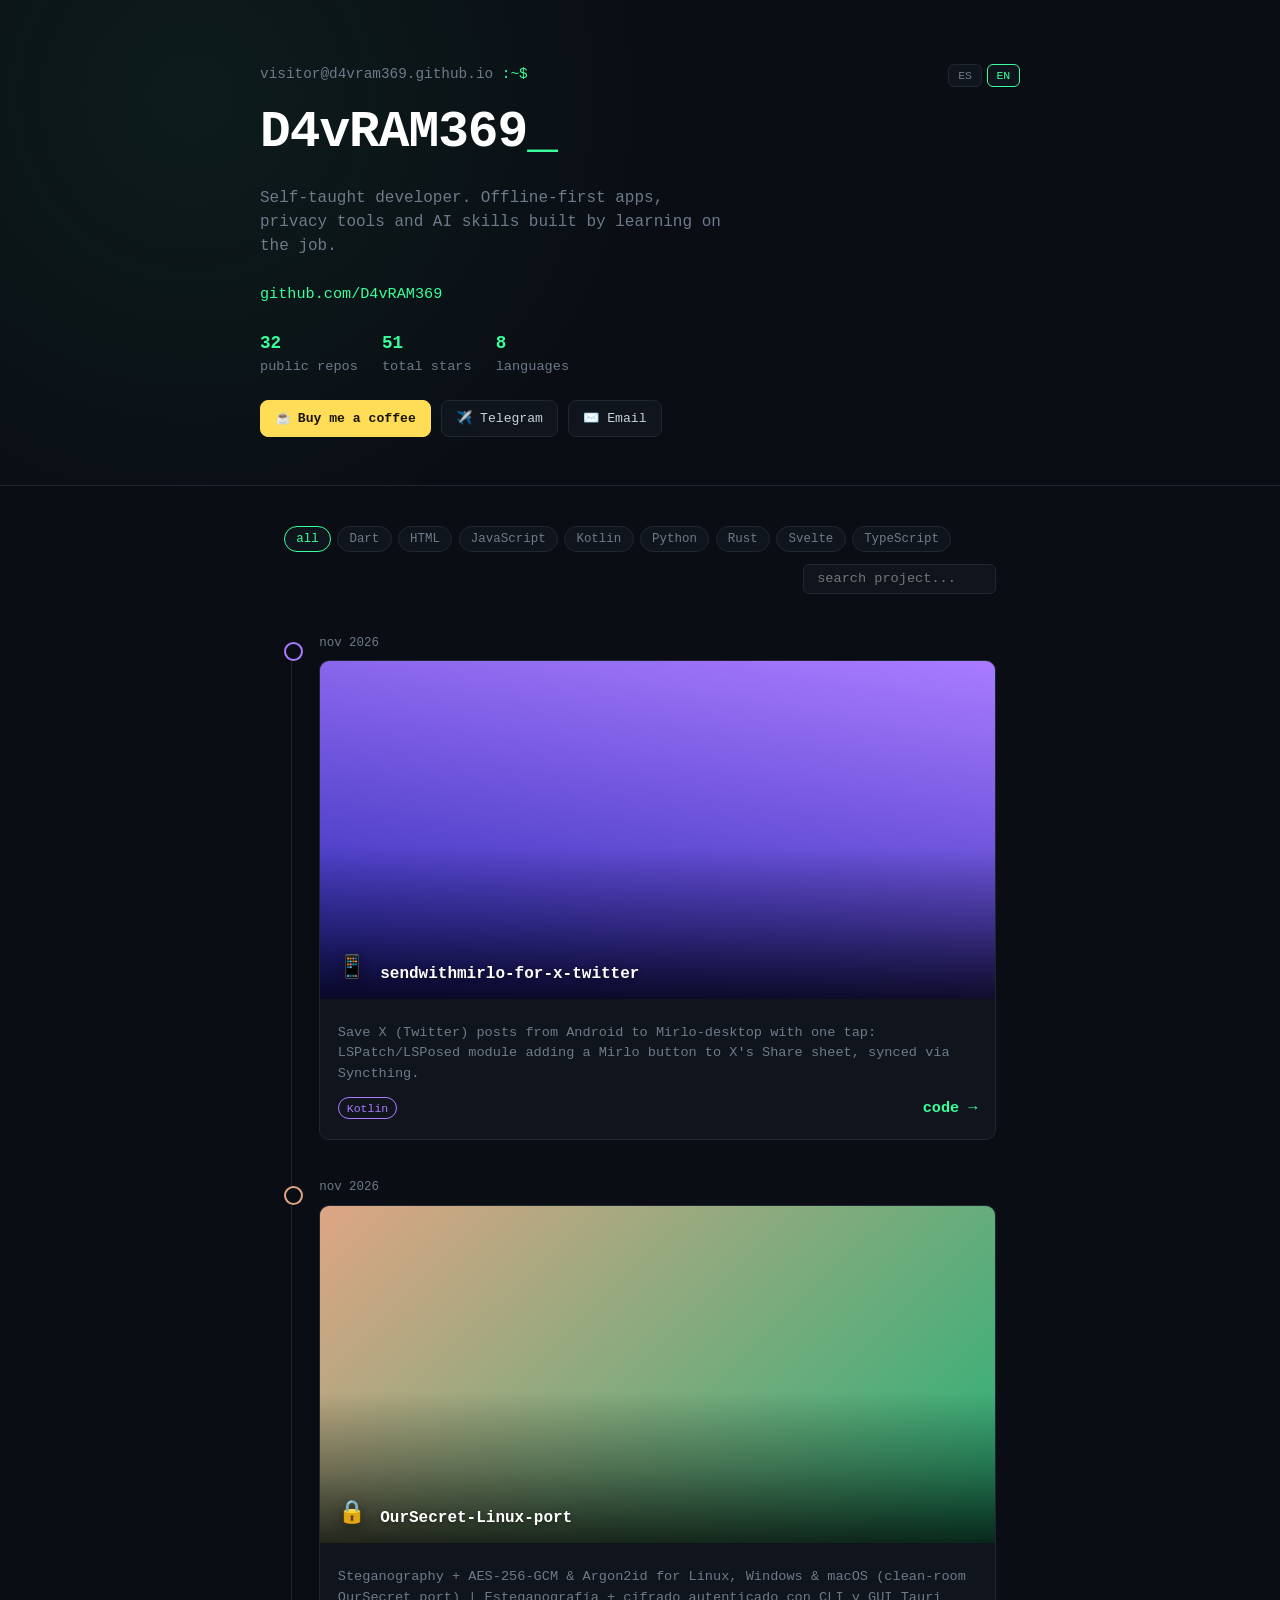
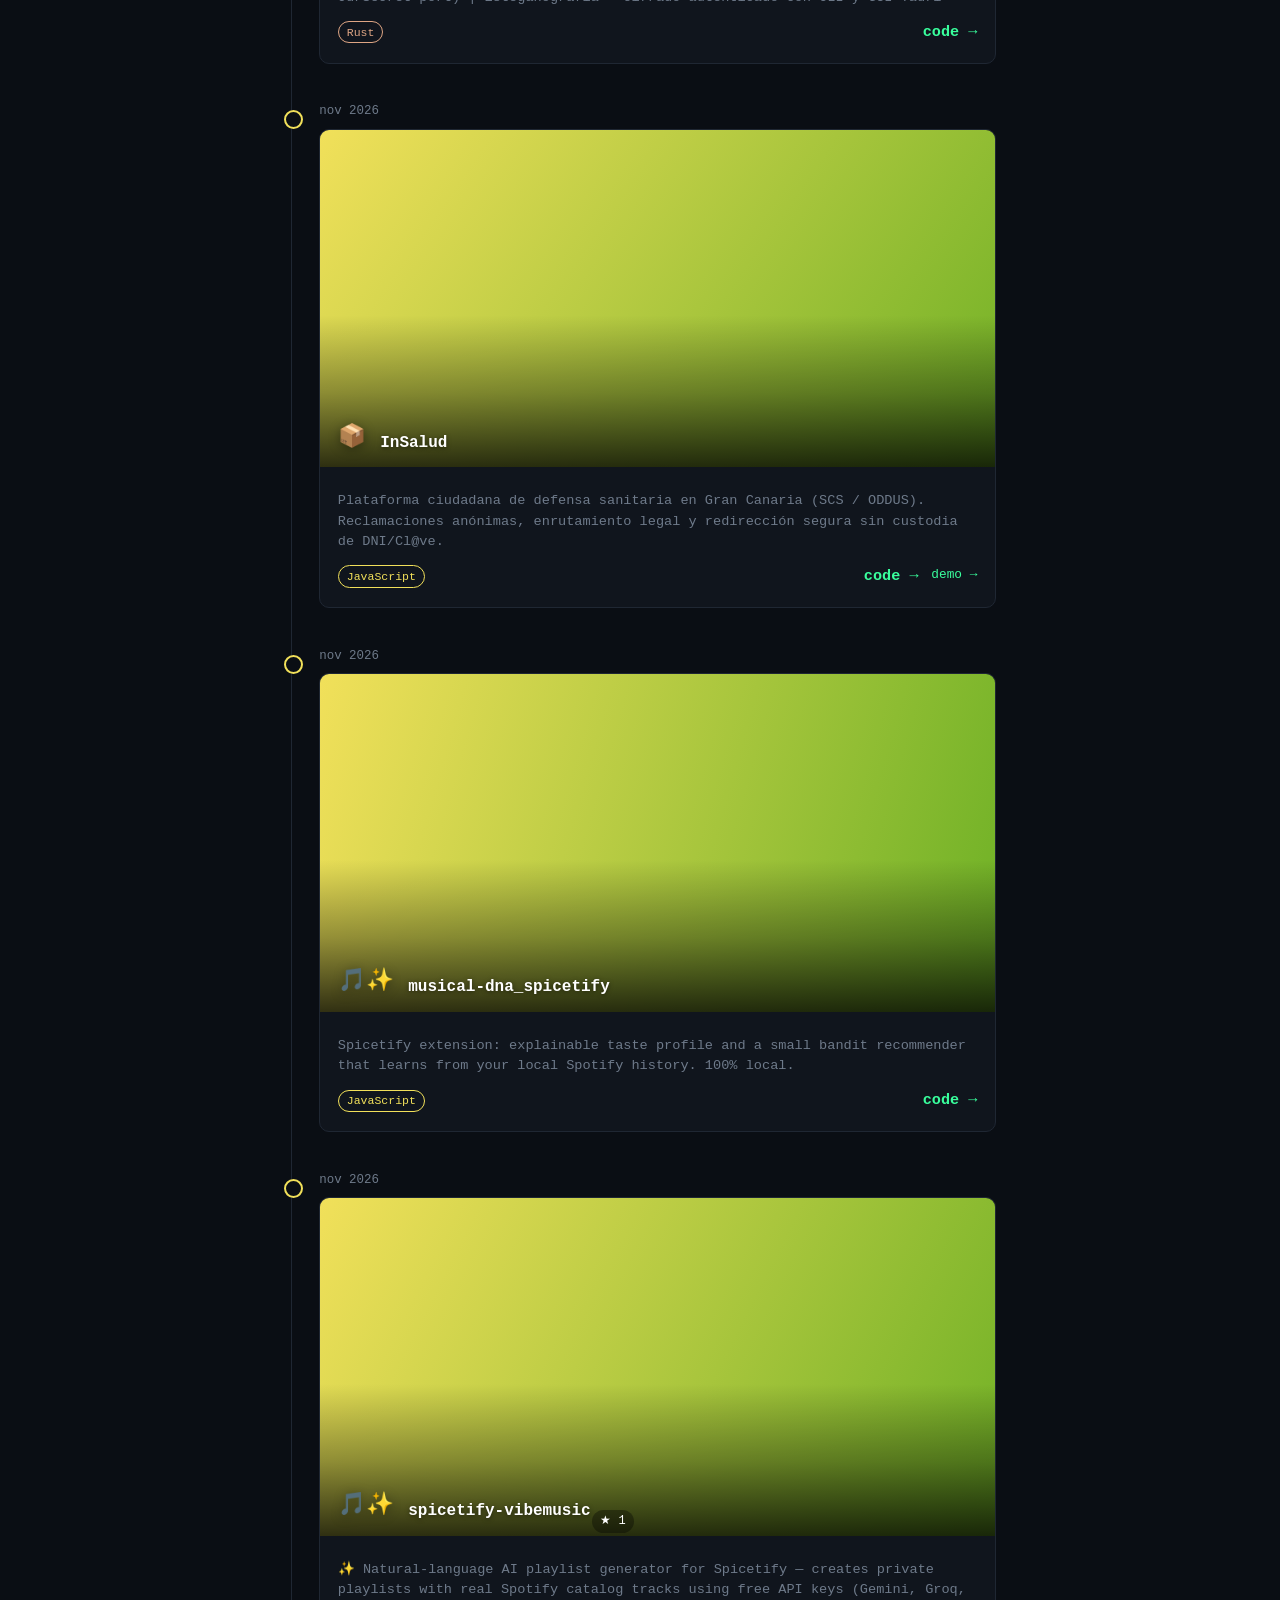
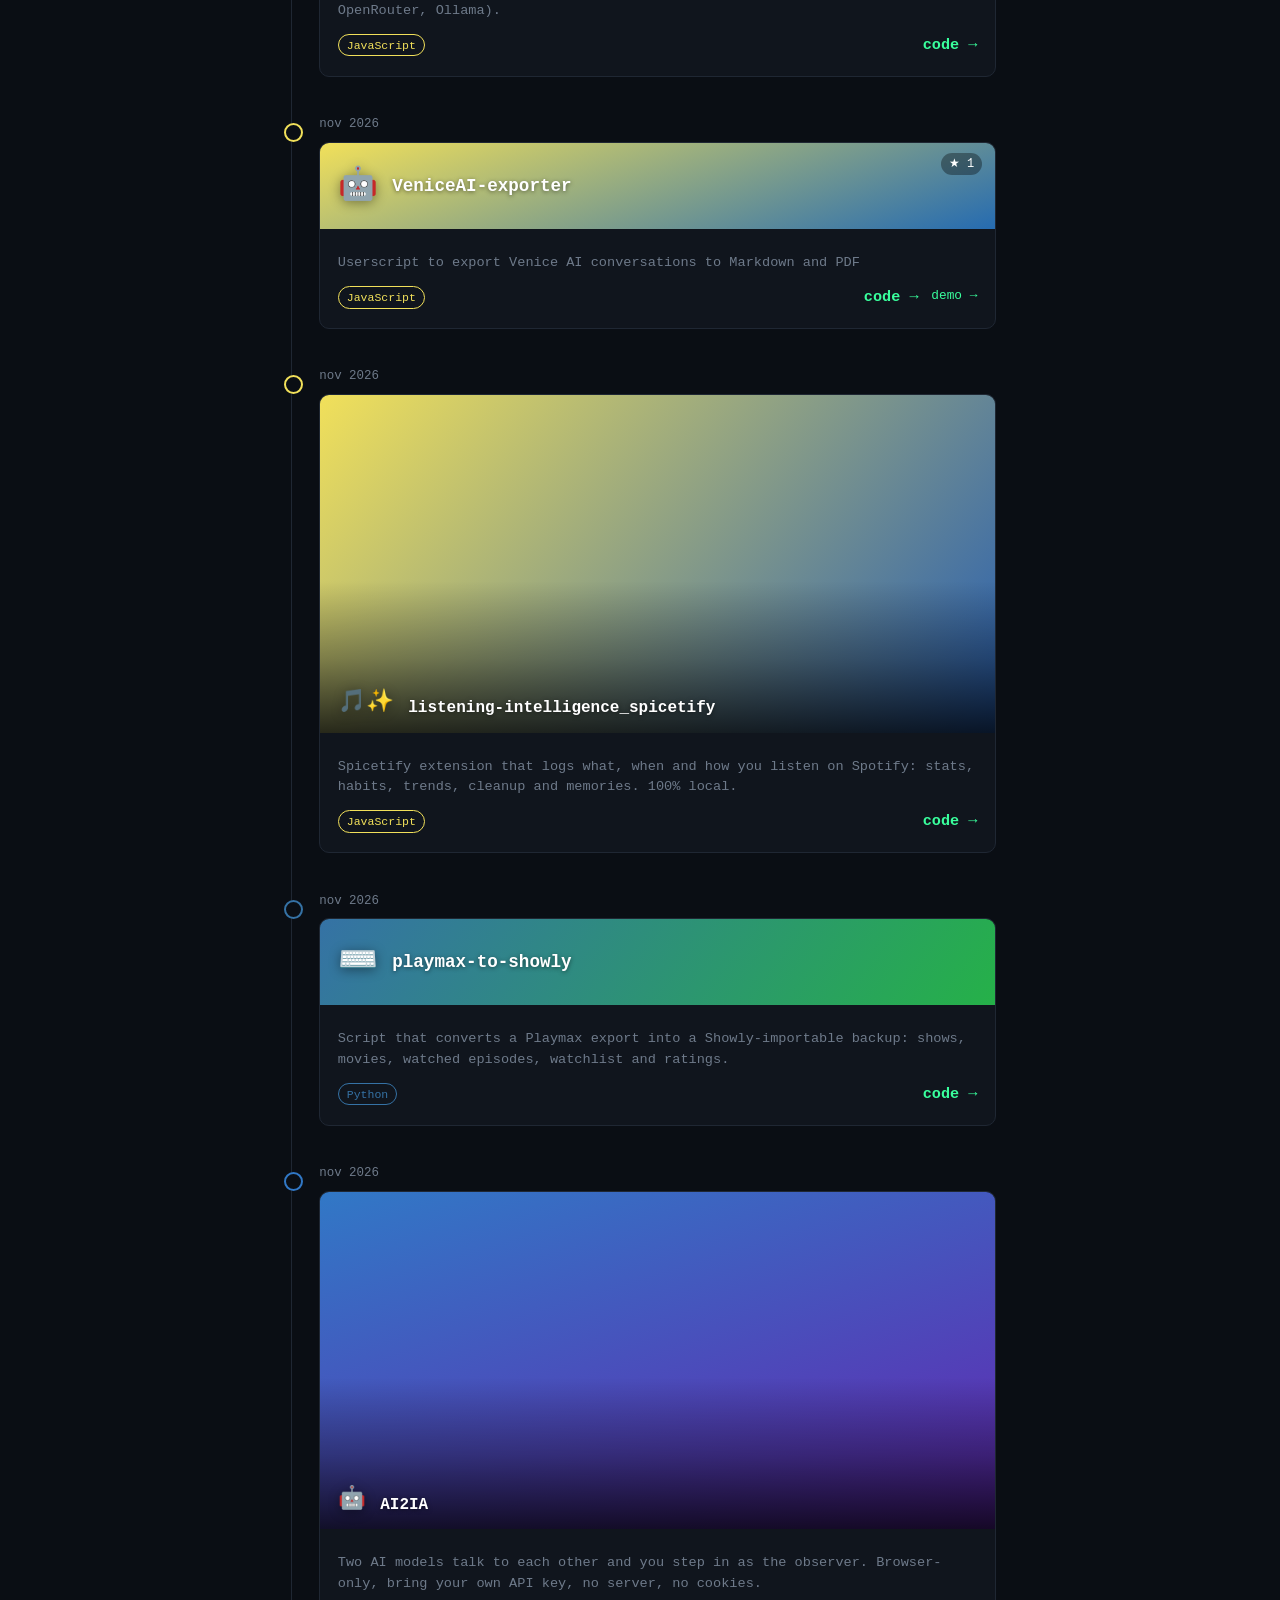
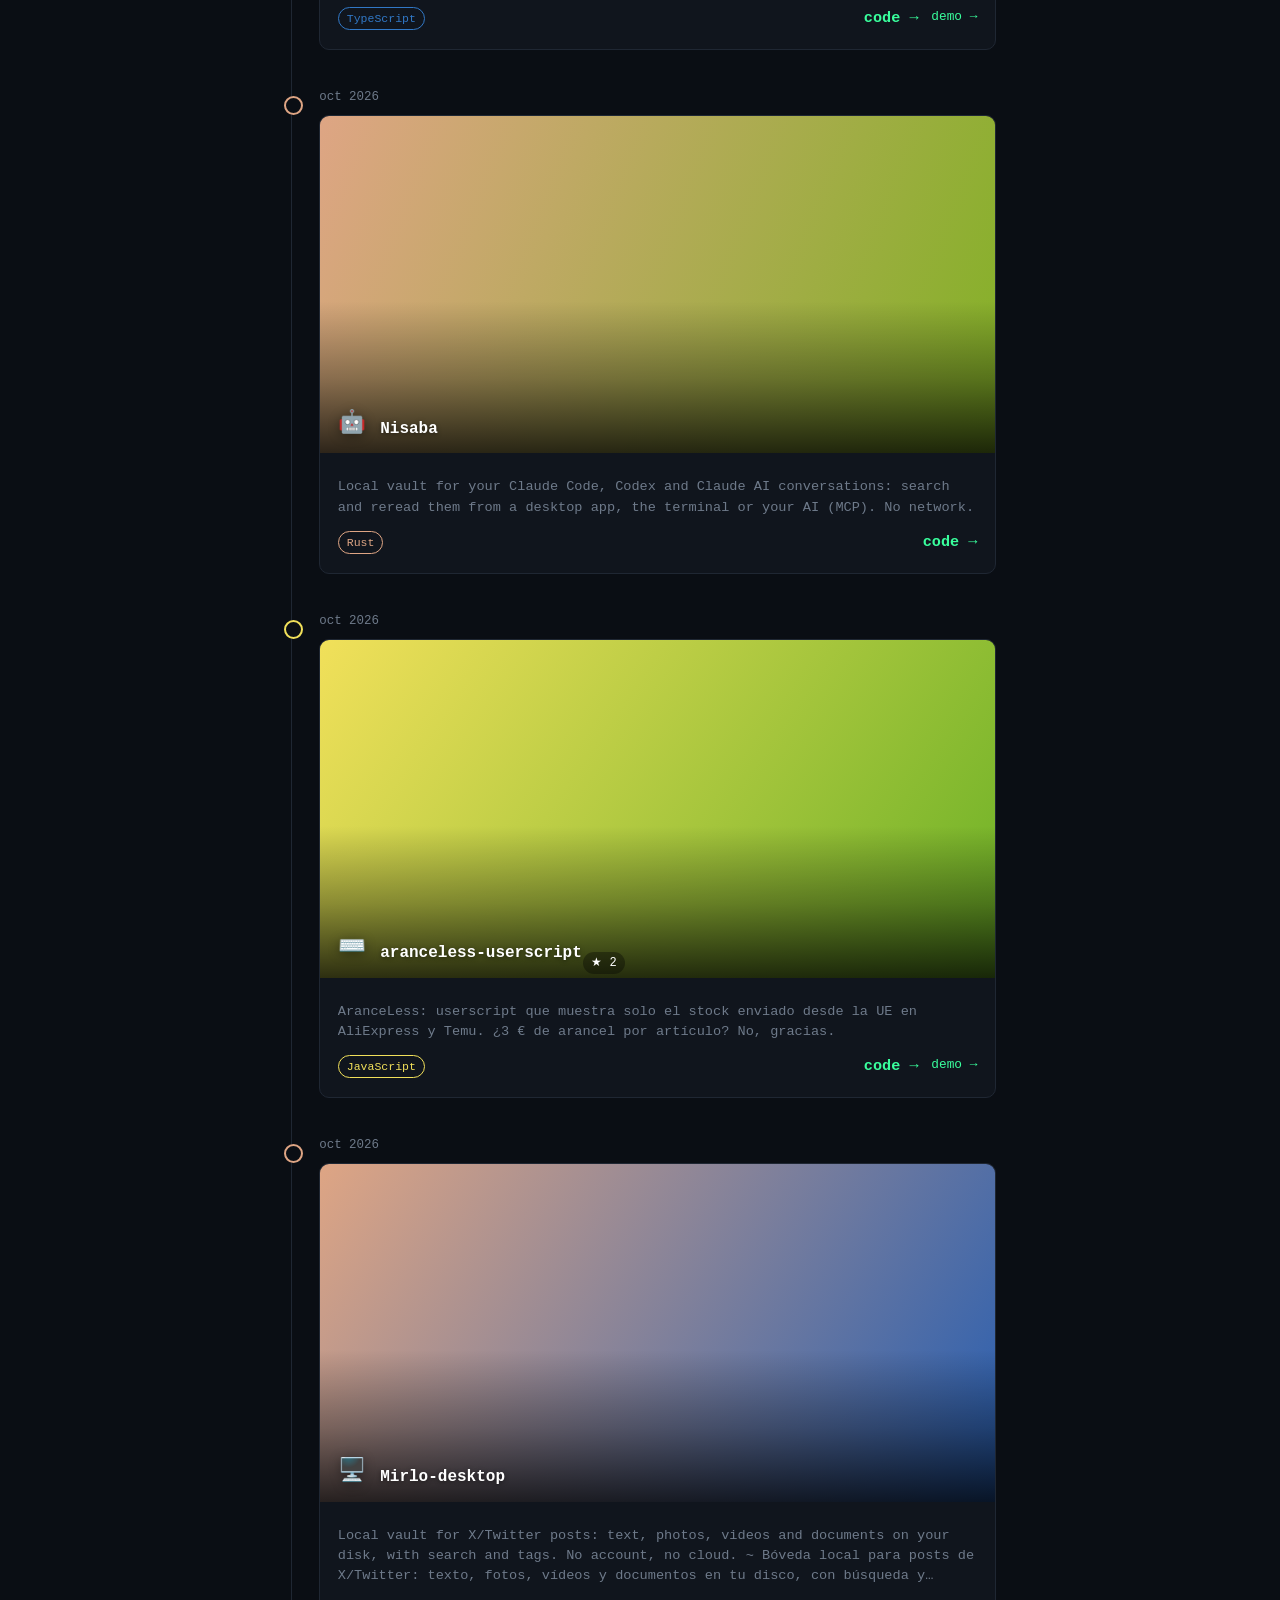
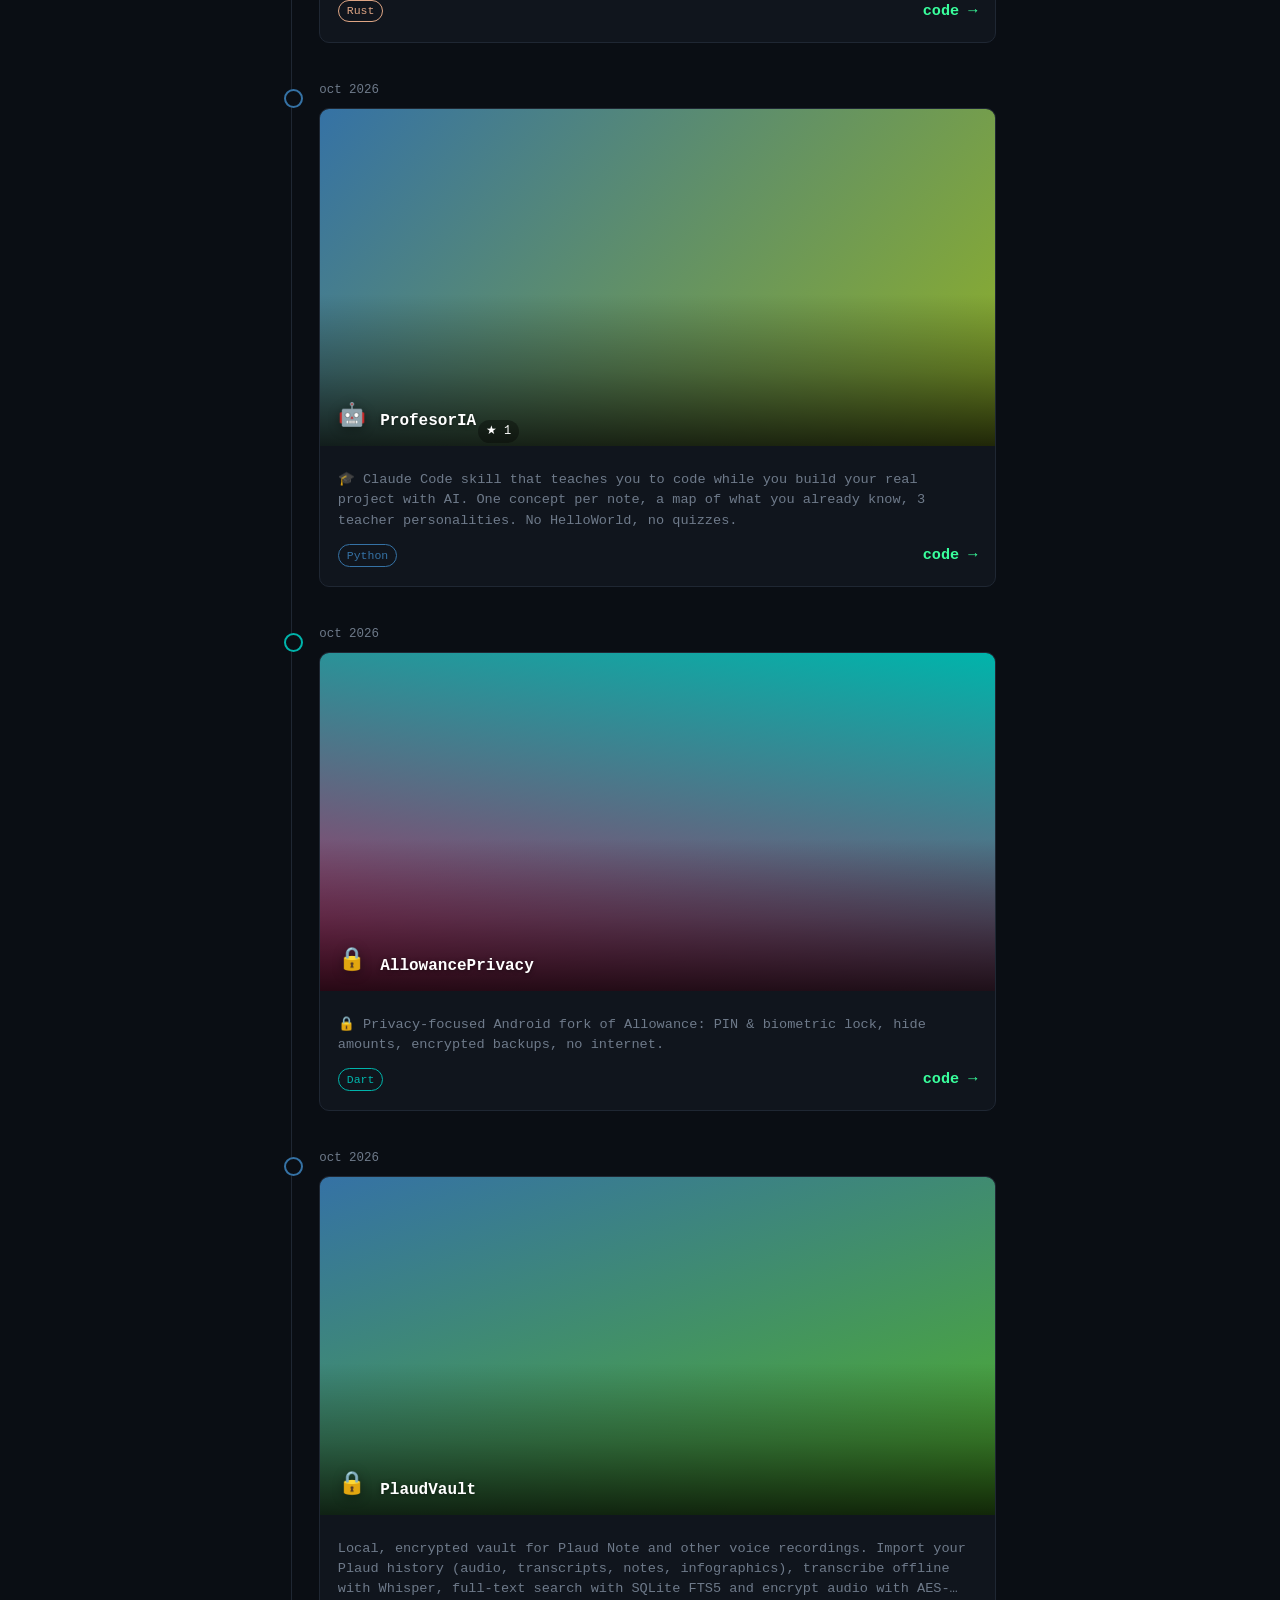
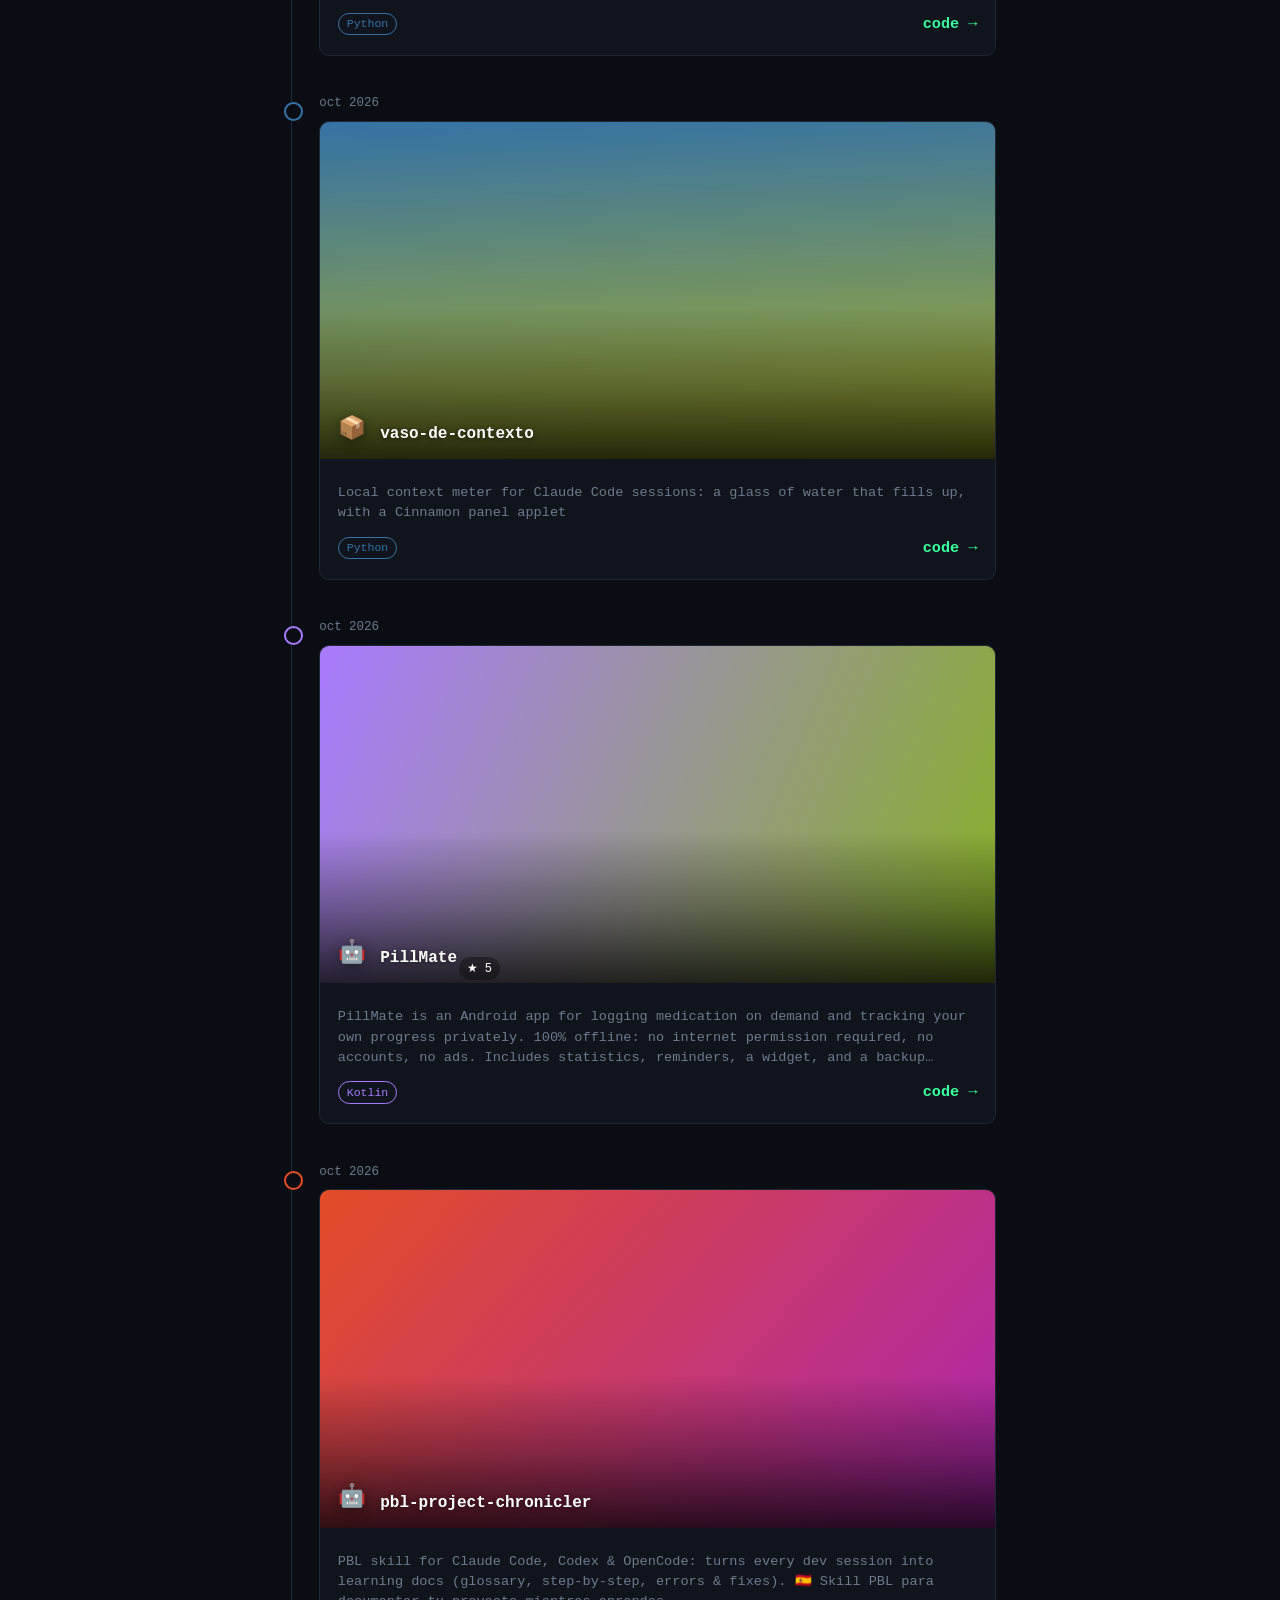
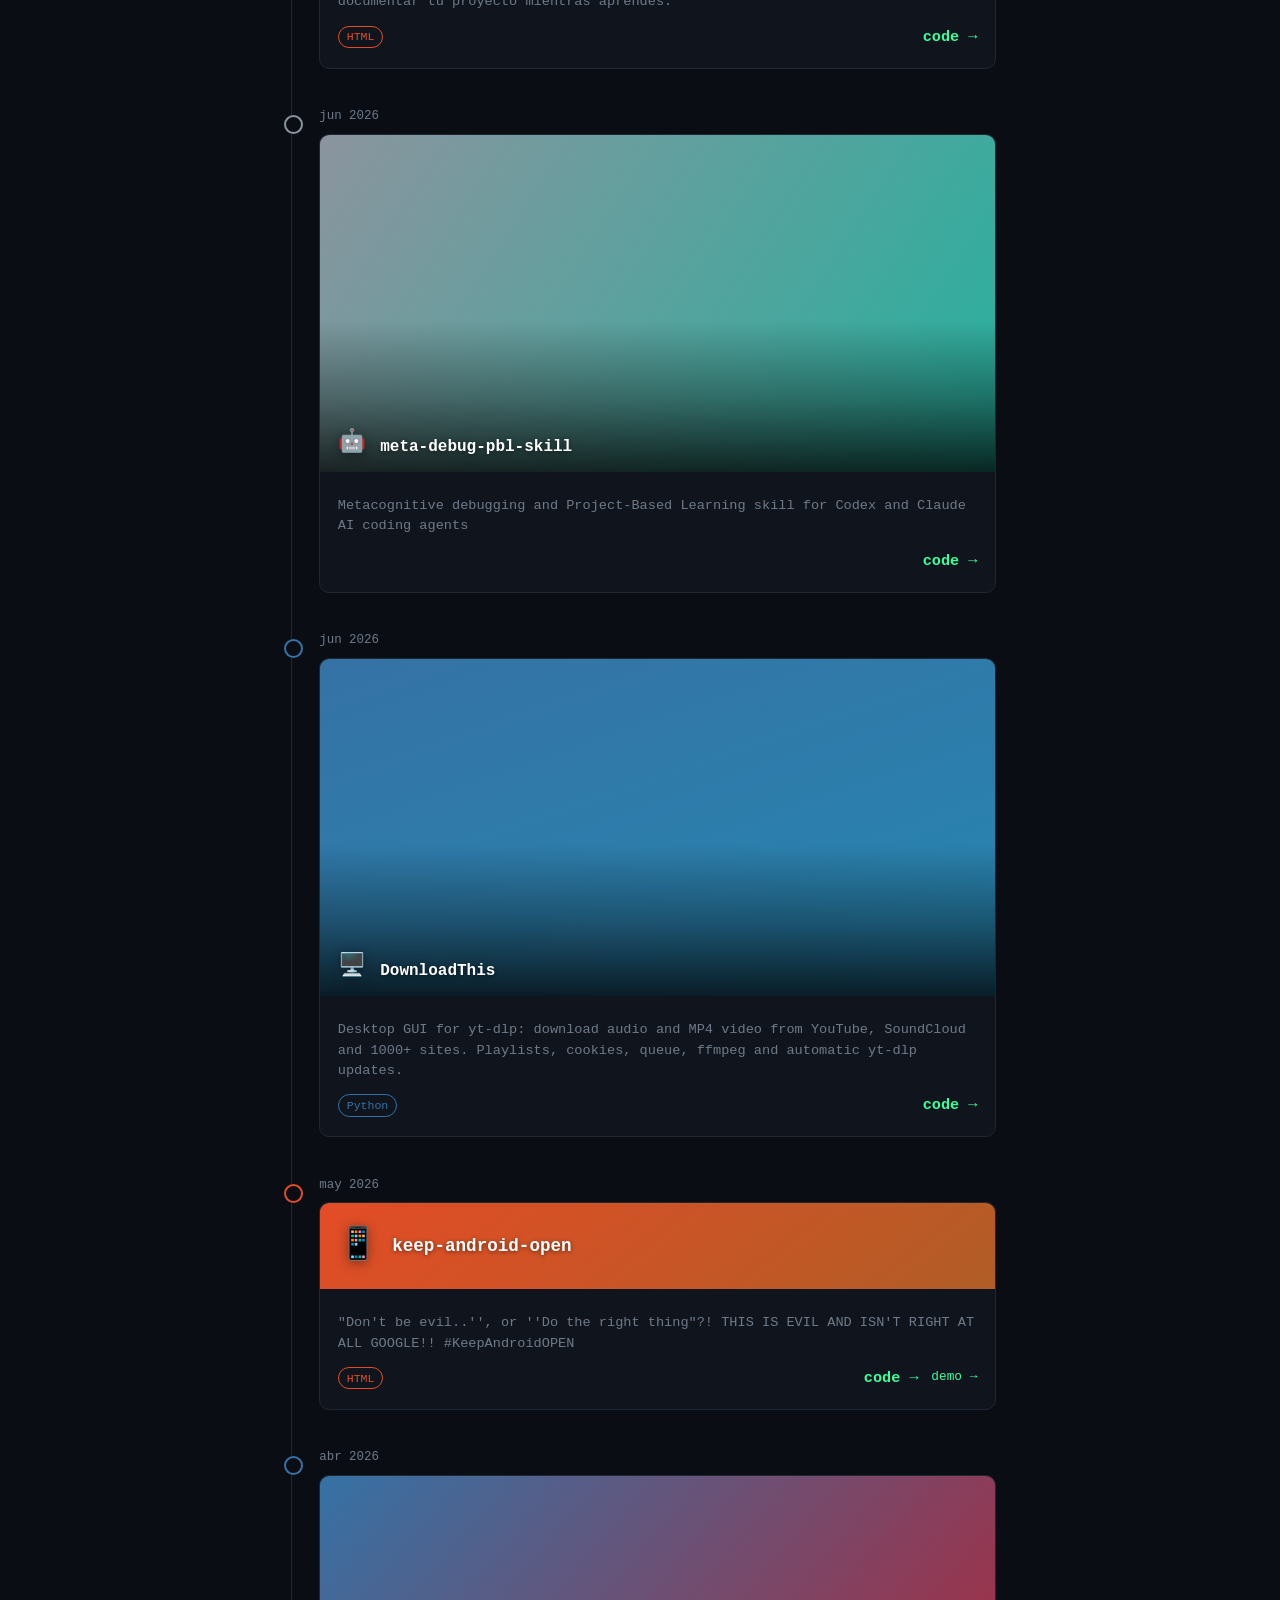
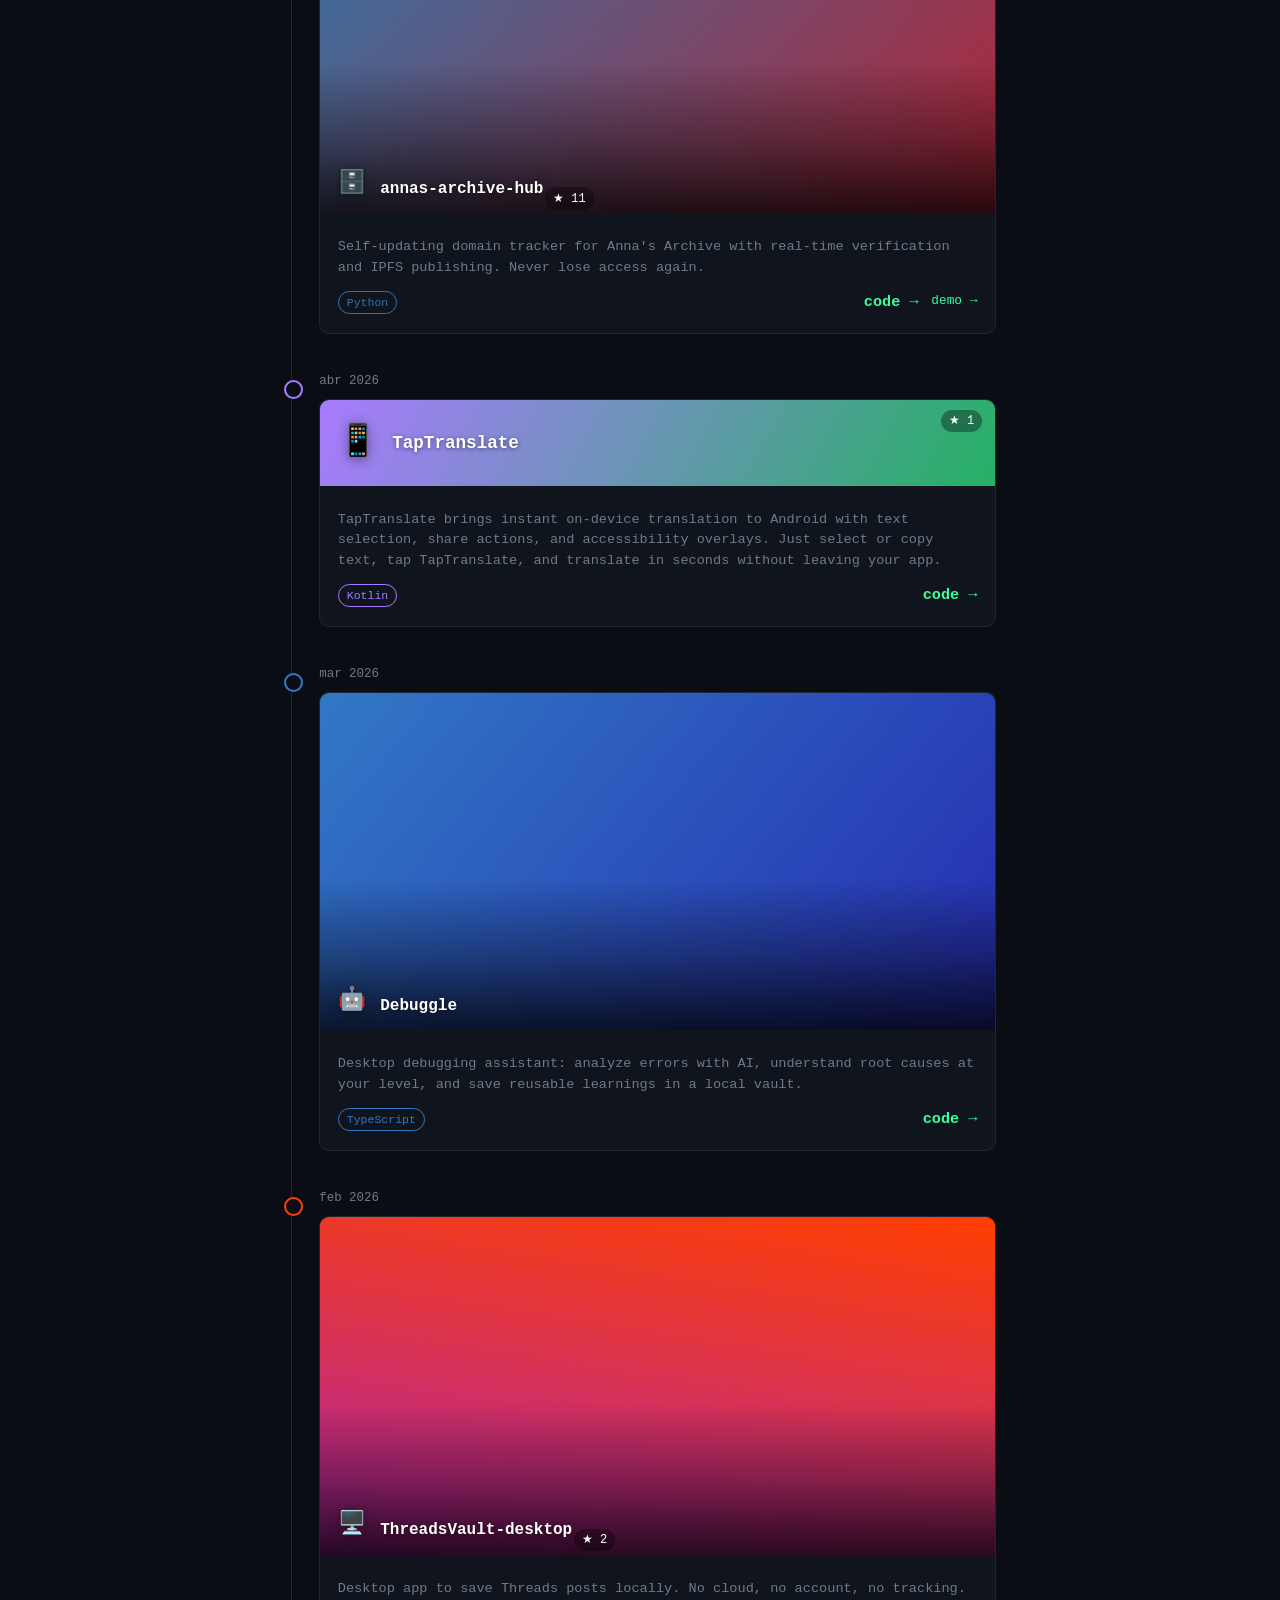
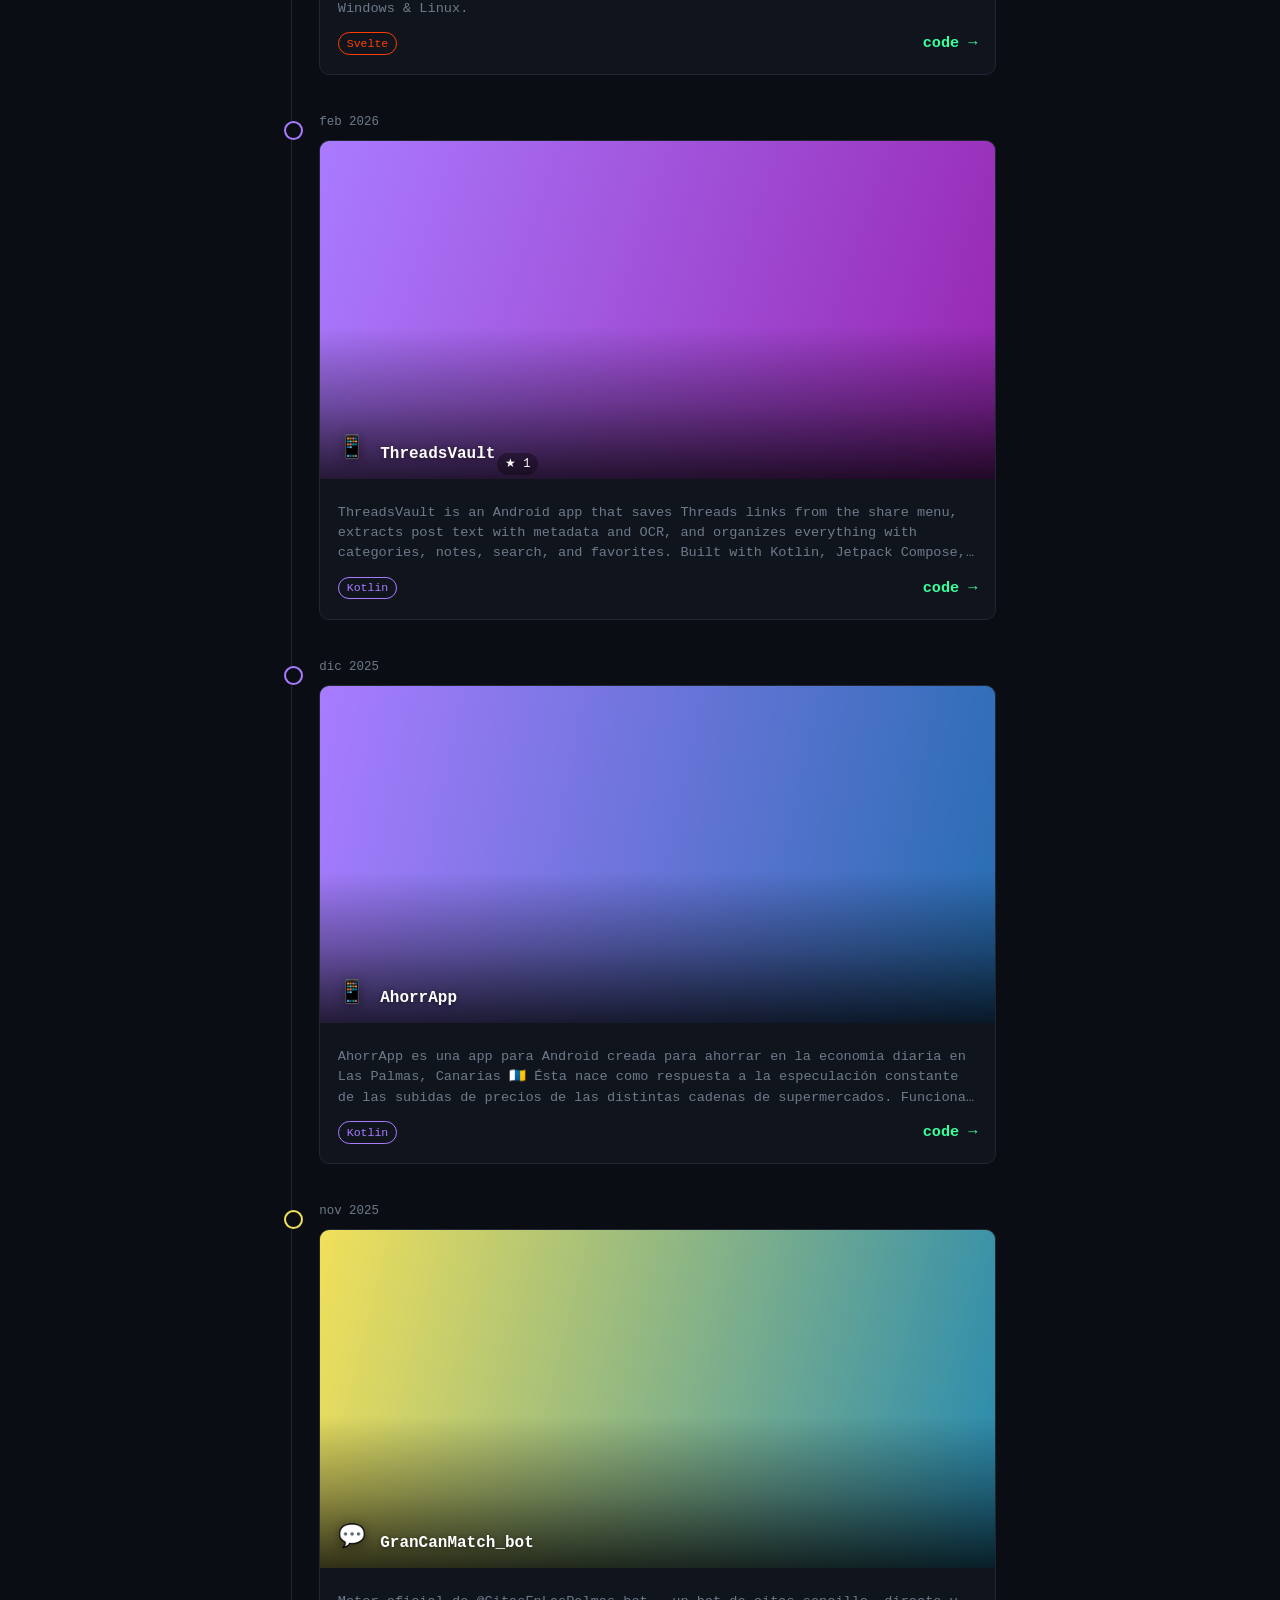
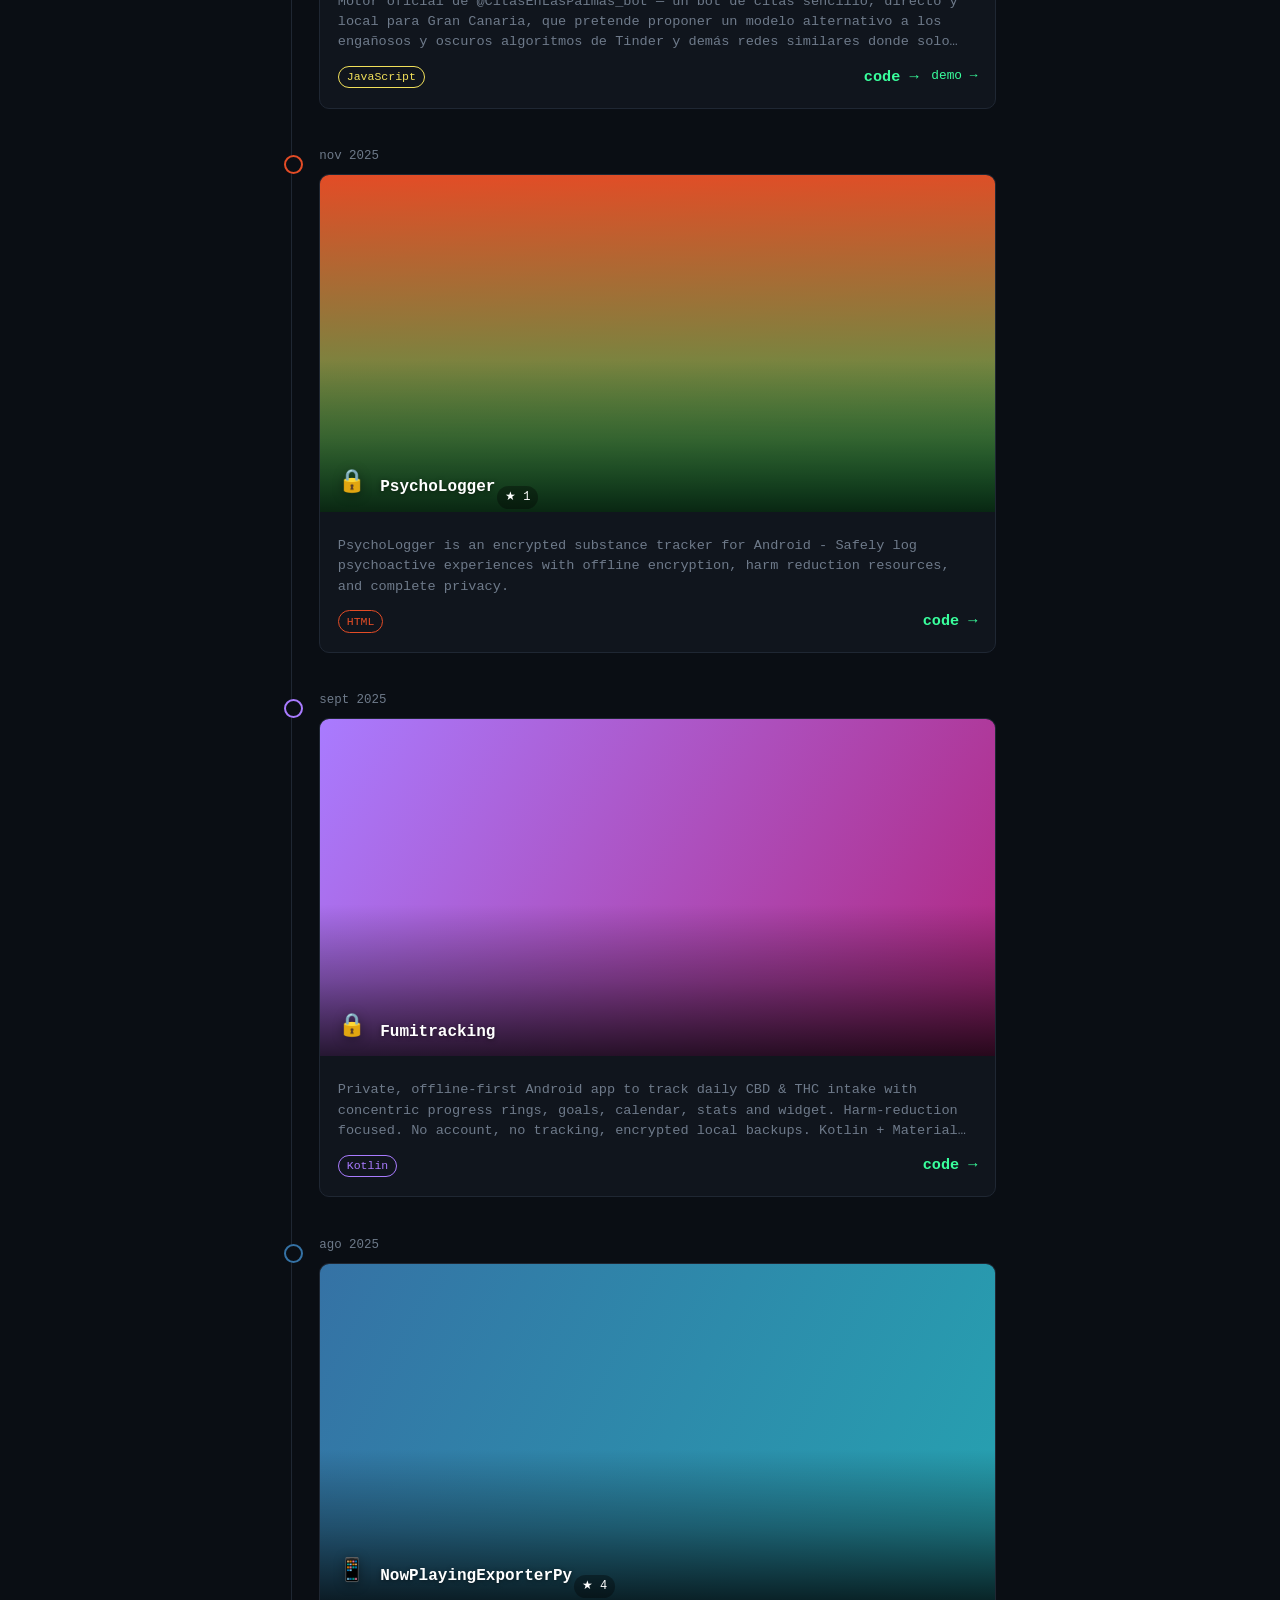
<file: index.html>
<!doctype html>
<html lang="es">
<head>
<meta charset="utf-8" />
<meta name="viewport" content="width=device-width, initial-scale=1" />
<title>D4vRAM369 — portfolio</title>
<meta name="description" content="Proyectos públicos de D4vRAM369: apps Android offline-first, herramientas de privacidad, skills de IA y utilidades de escritorio." />
<link rel="icon" href="data:image/svg+xml,<svg xmlns=%22http://www.w3.org/2000/svg%22 viewBox=%220 0 100 100%22><text y=%22.9em%22 font-size=%2290%22>&#62;_</text></svg>" />
<link rel="stylesheet" href="style.css" />
</head>
<body>
<header class="hero">
  <div class="hero-inner">
    <div class="lang-switch" role="group" aria-label="Language">
      <button class="lang-btn" data-set-lang="es">ES</button>
      <button class="lang-btn" data-set-lang="en">EN</button>
    </div>
    <p class="prompt">visitor@d4vram369.github.io <span class="cursor">:~$</span></p>
    <h1>D4vRAM369<span class="blink">_</span></h1>
    <p class="tagline" data-i18n="tagline"></p>
    <div class="hero-links">
      <a href="https://github.com/D4vRAM369" target="_blank" rel="noopener">github.com/D4vRAM369</a>
    </div>
    <div class="hero-stats" id="hero-stats" aria-live="polite"></div>
    <div class="hero-actions">
      <a class="btn btn-coffee" href="https://www.buymeacoffee.com/D4vRAM369" target="_blank" rel="noopener">☕ <span data-i18n="coffee"></span></a>
      <a class="btn btn-ghost" href="https://telegram.me/D4vRAM369" target="_blank" rel="noopener">✈️ Telegram</a>
      <a class="btn btn-ghost" href="mailto:d4vram369@proton.me">✉️ Email</a>
    </div>
  </div>
</header>

<main>
  <div class="controls">
    <div class="filter-group" id="filters" role="group" aria-label="Filtrar por lenguaje"></div>
    <input id="search" type="search" data-i18n-placeholder="search" autocomplete="off" />
  </div>

  <ol class="timeline" id="timeline"></ol>
</main>

<footer>
  <p><span data-i18n="footer"></span> <span id="last-update"></span></p>
</footer>

<script src="data.js"></script>
<script src="i18n.js"></script>
<script src="app.js"></script>
<script data-goatcounter="https://d4vram369.goatcounter.com/count"
        async src="https://gc.zgo.at/count.js"></script>
</body>
</html>
</file>
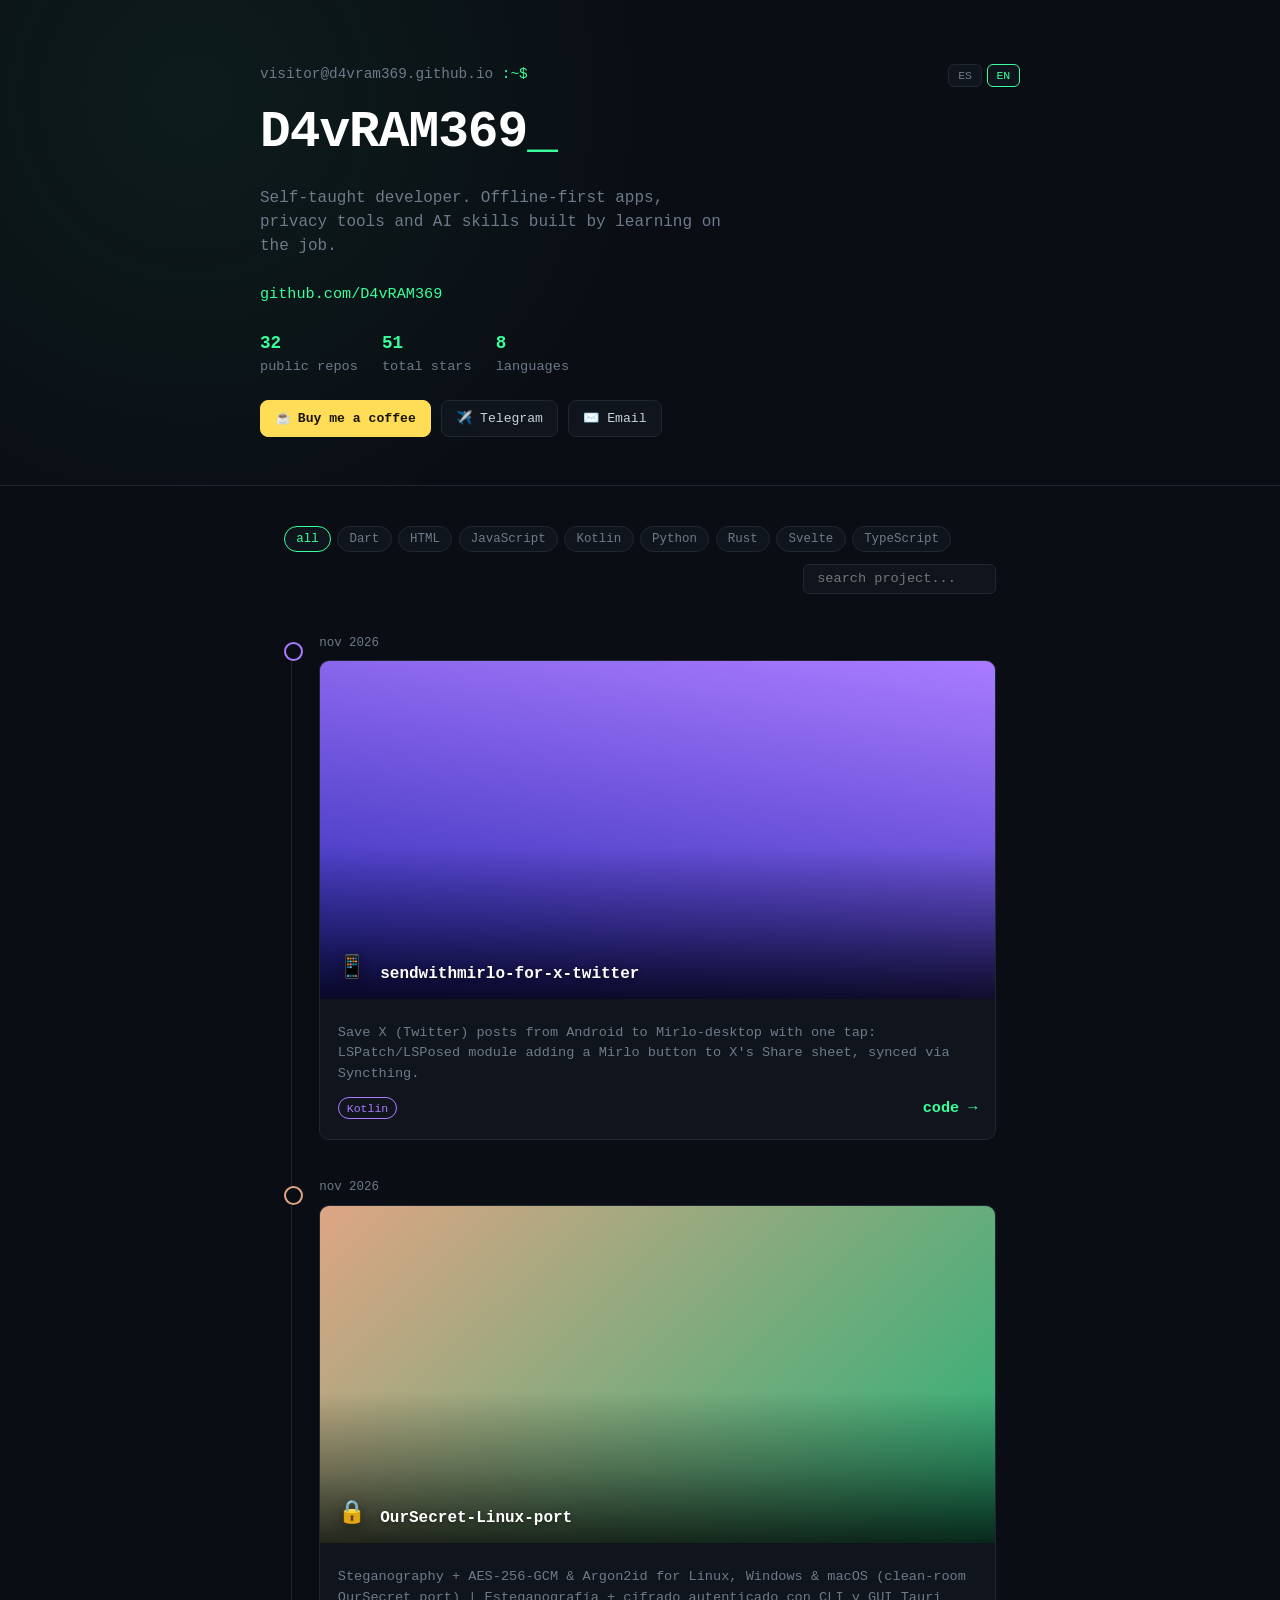
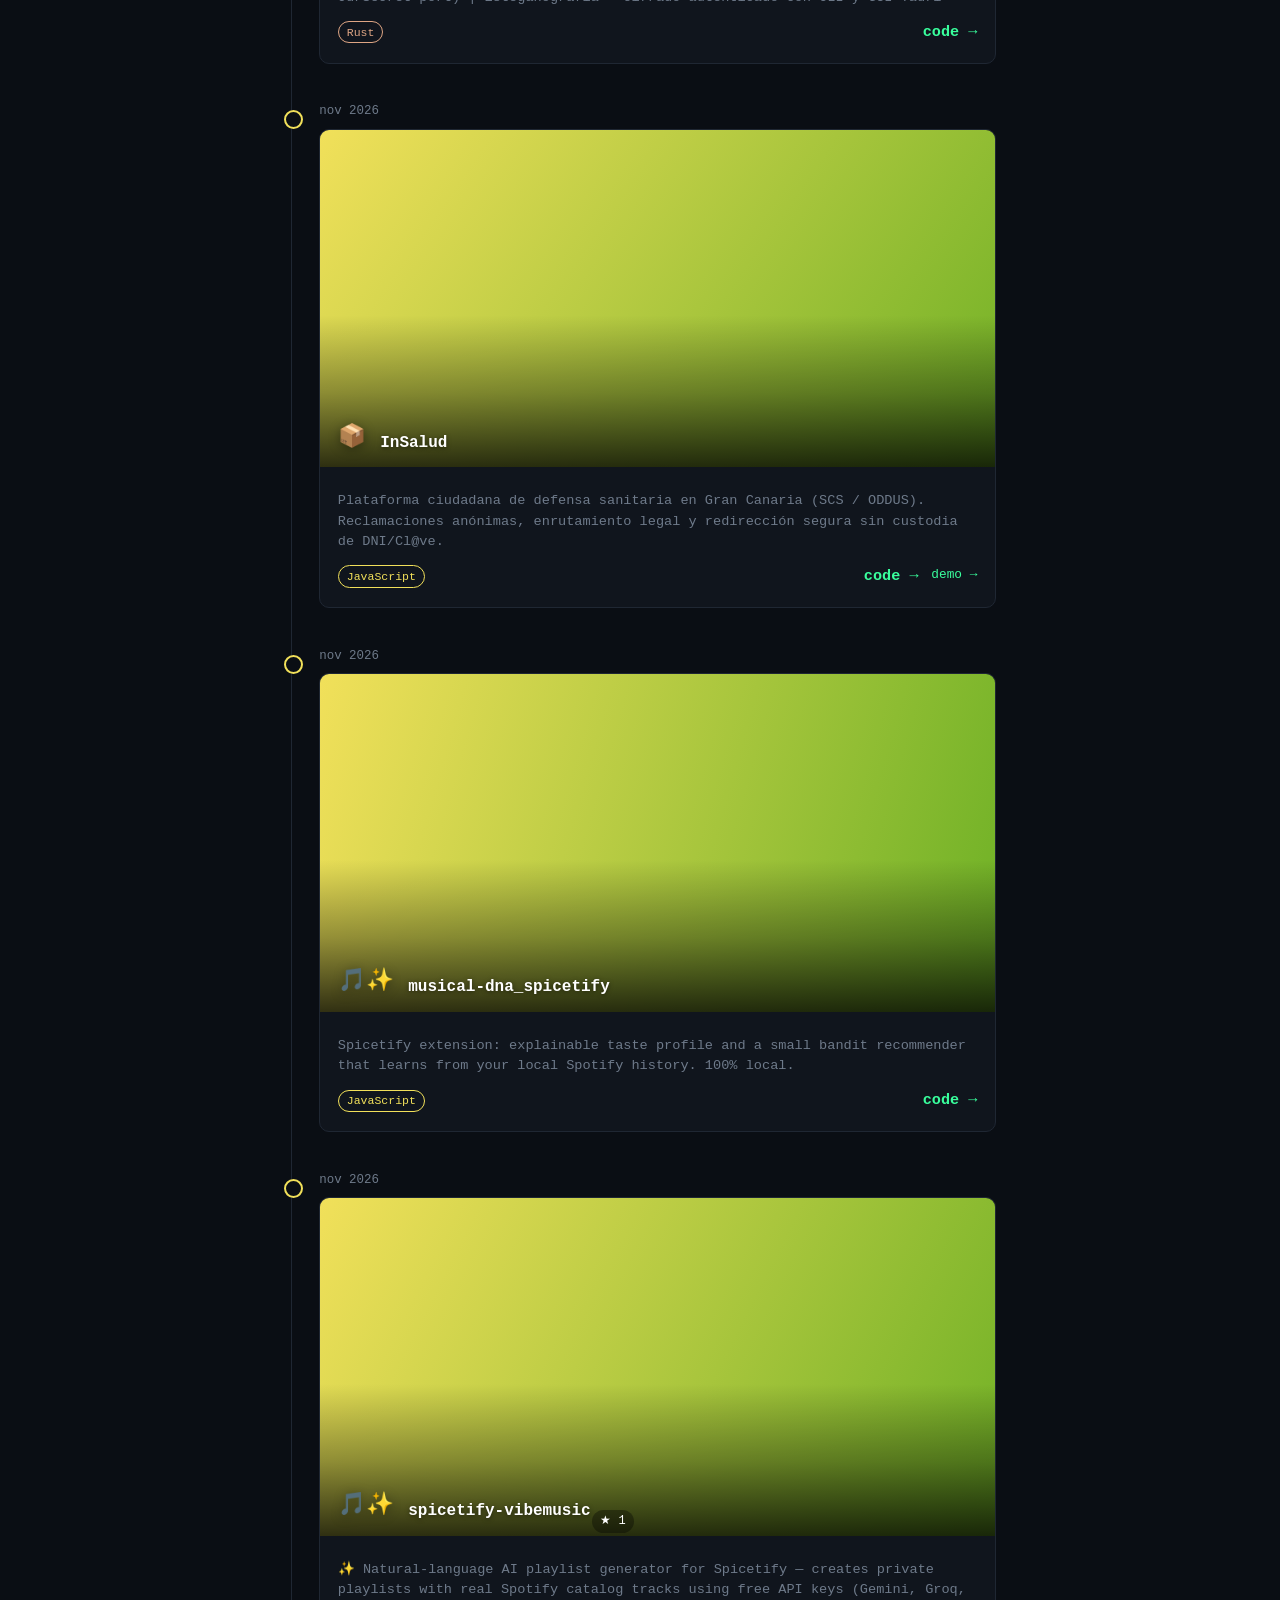
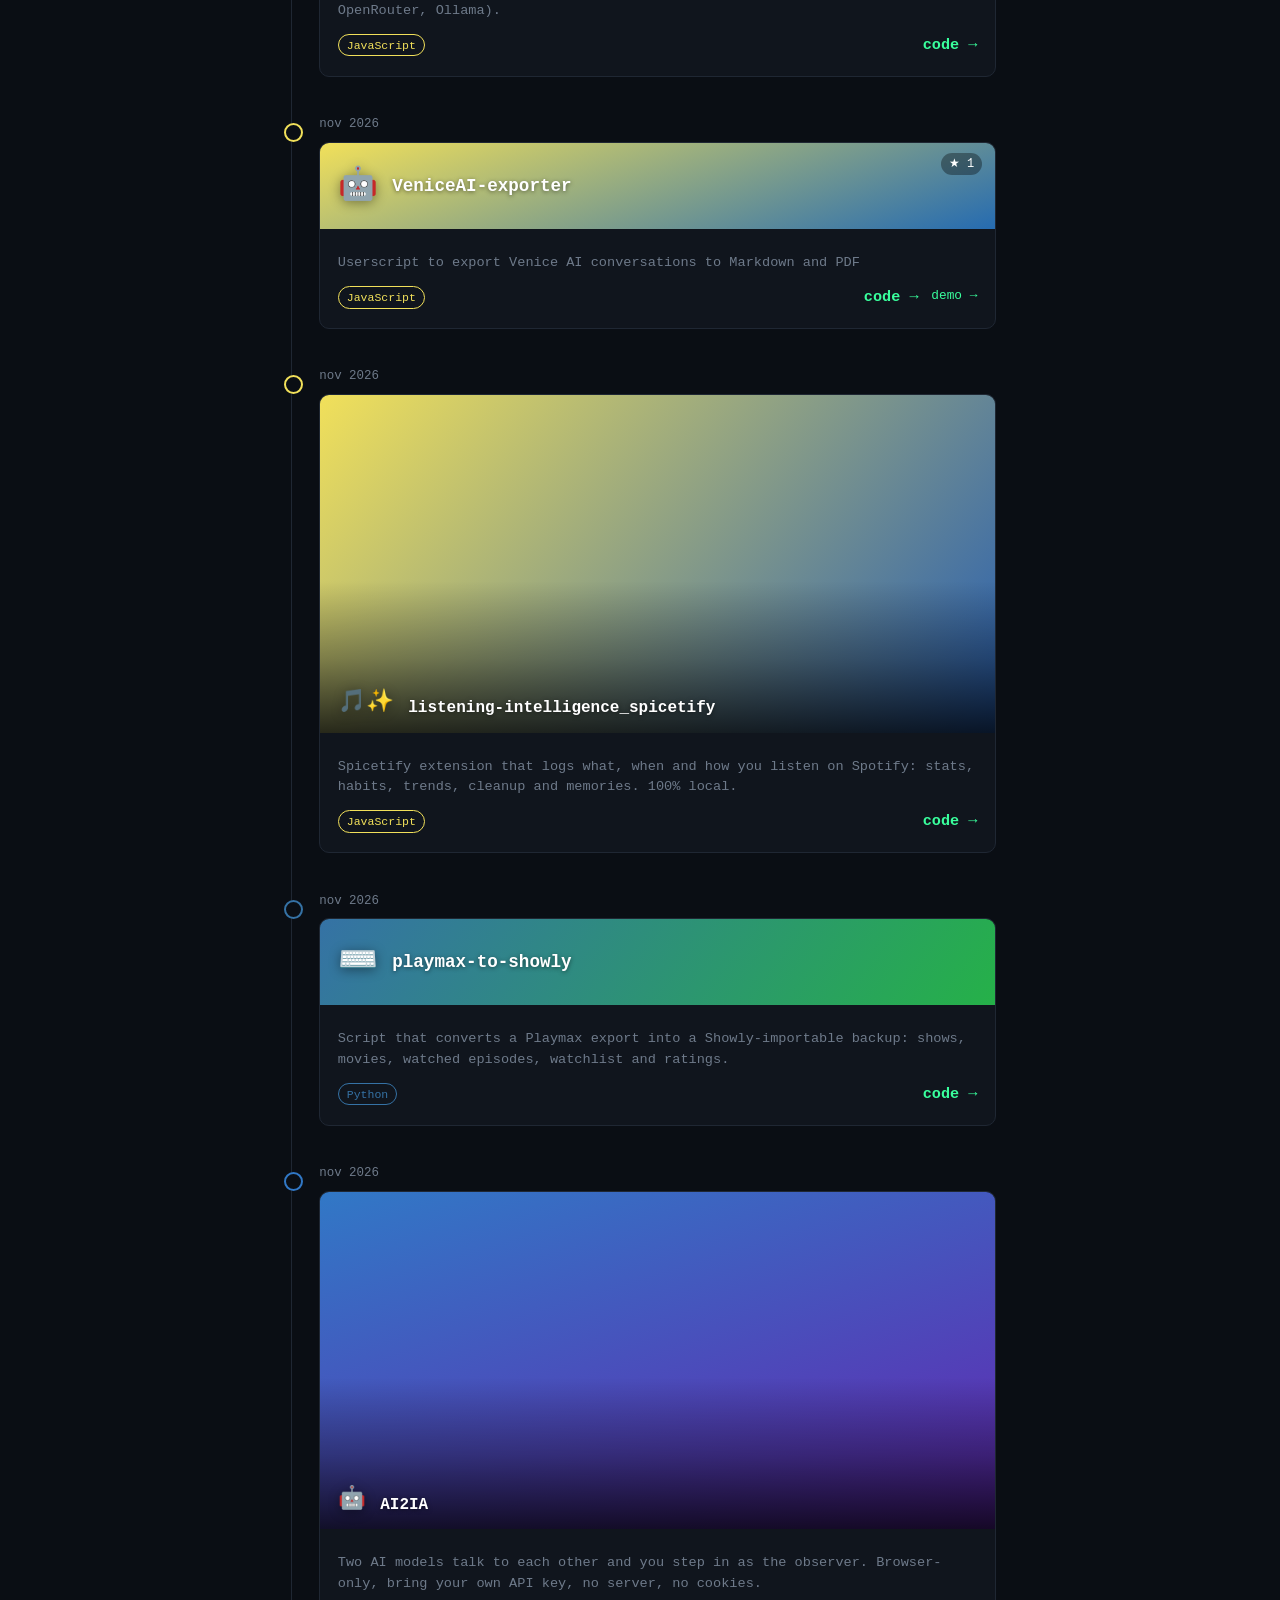
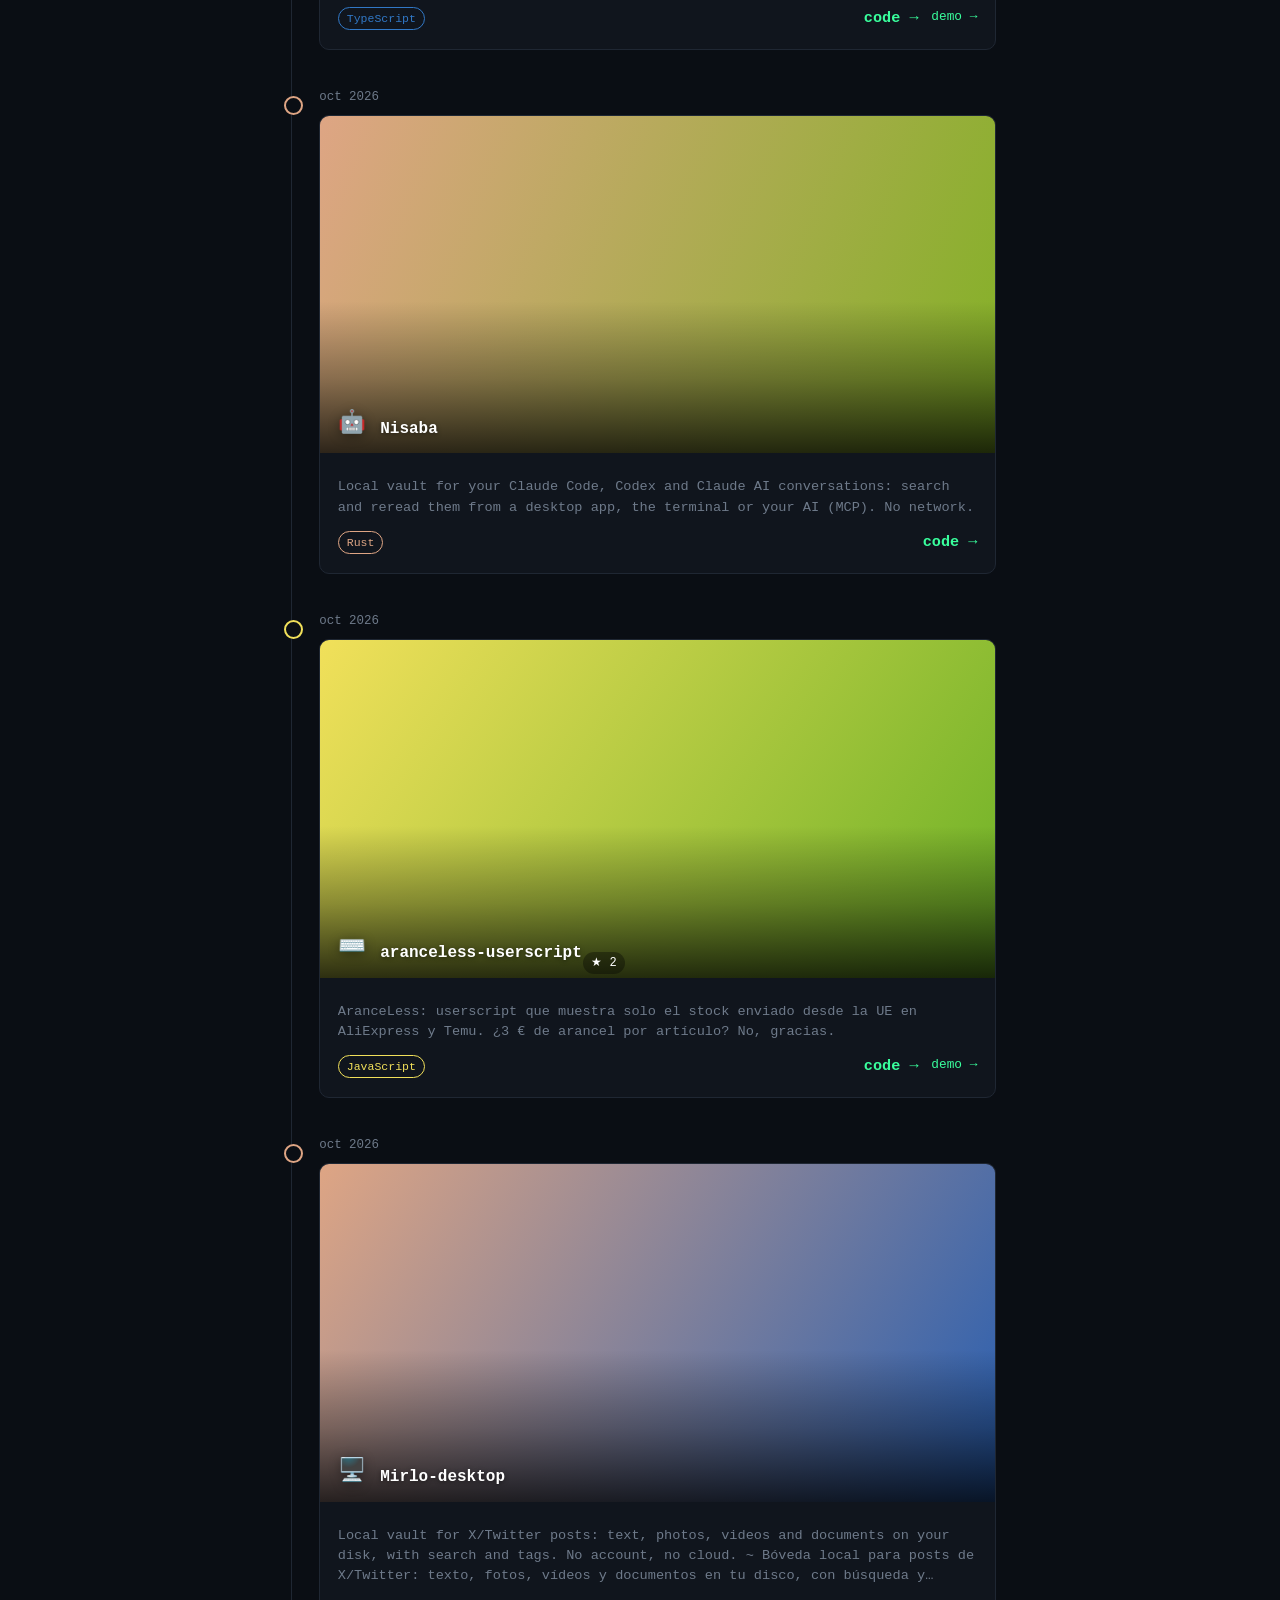
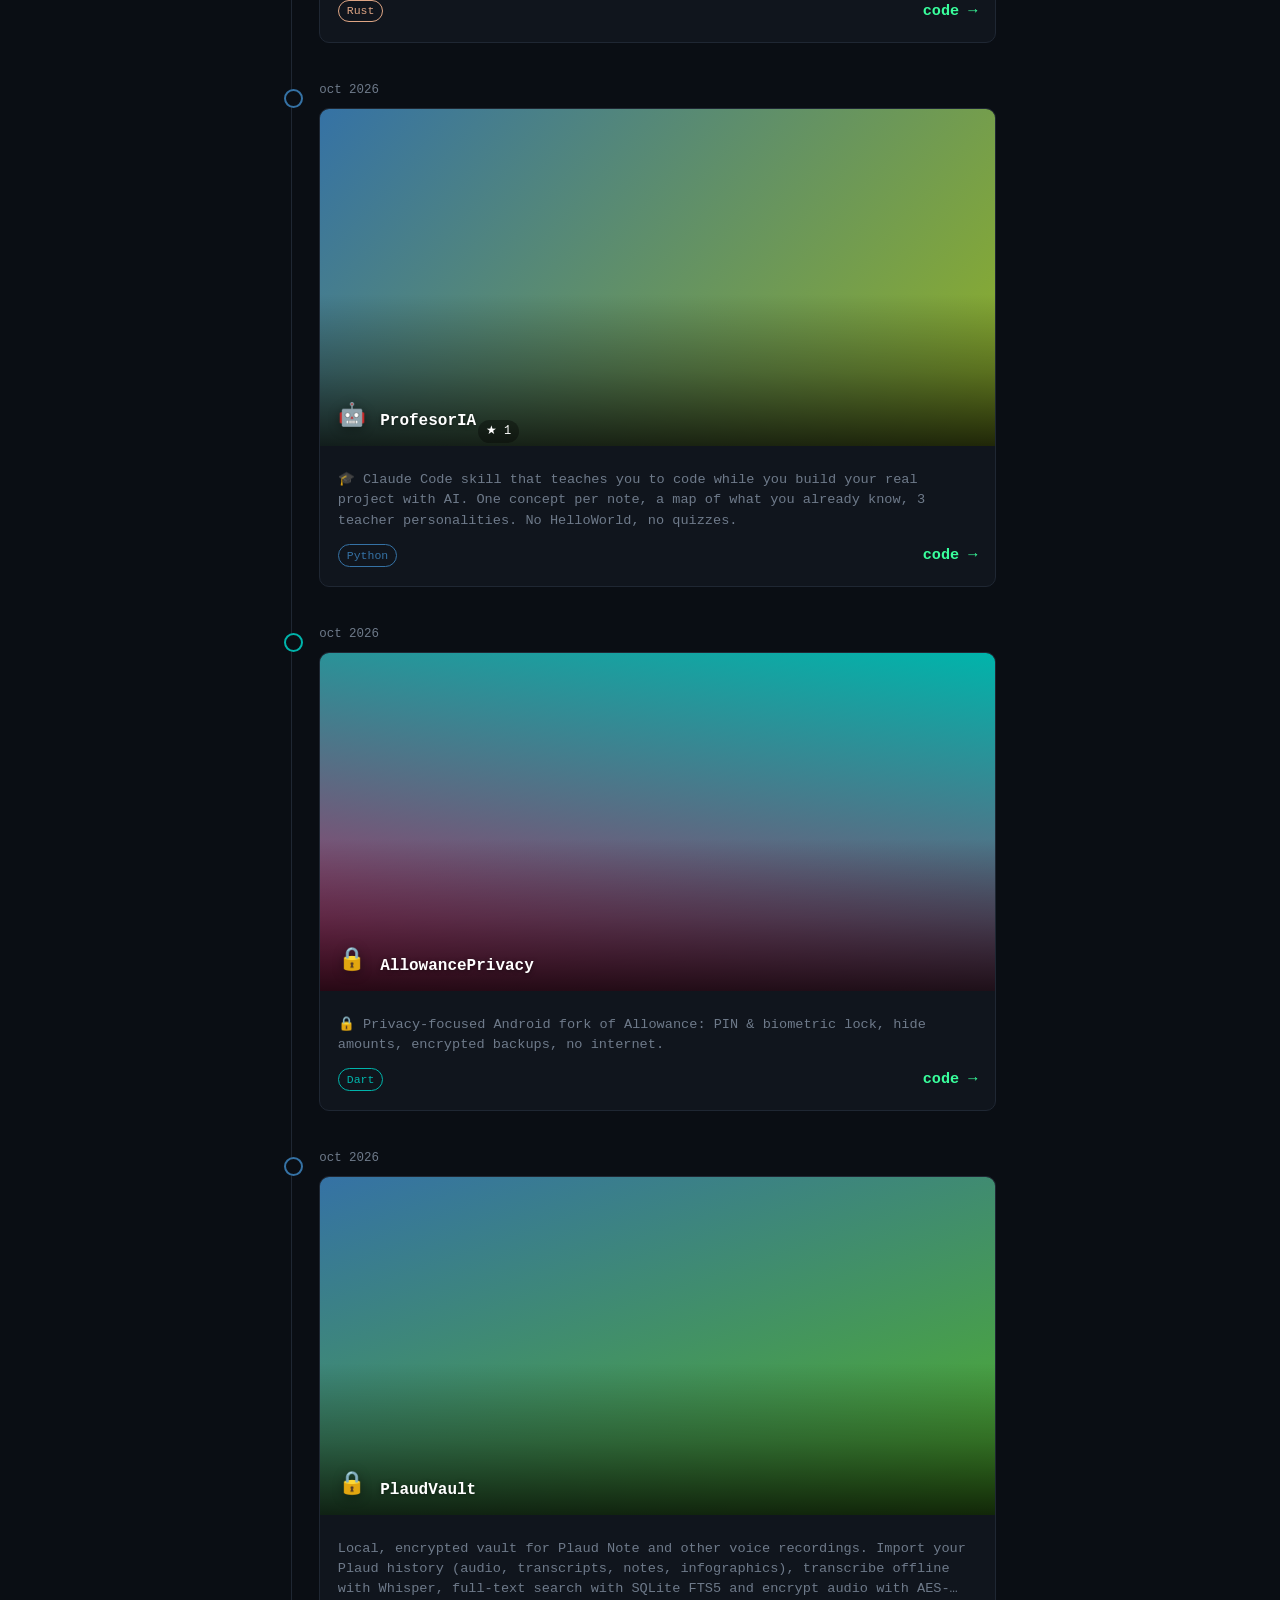
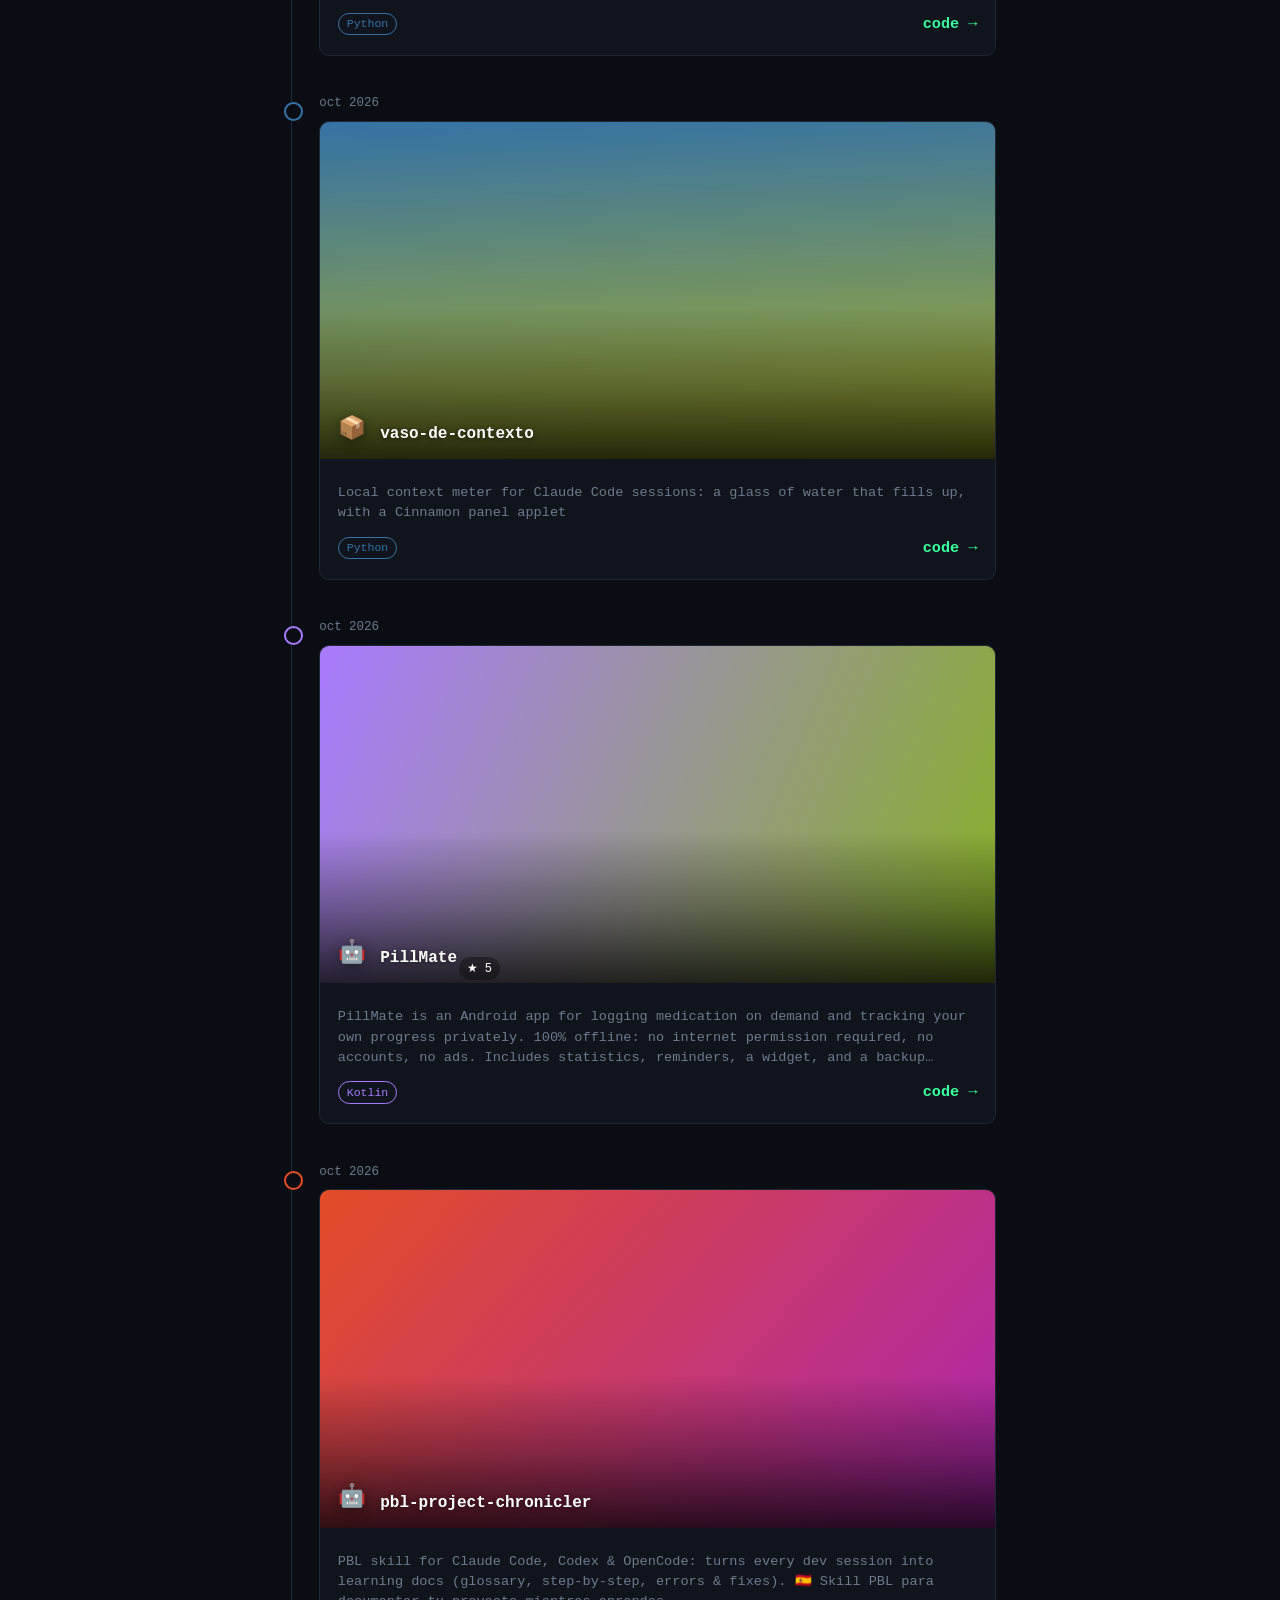
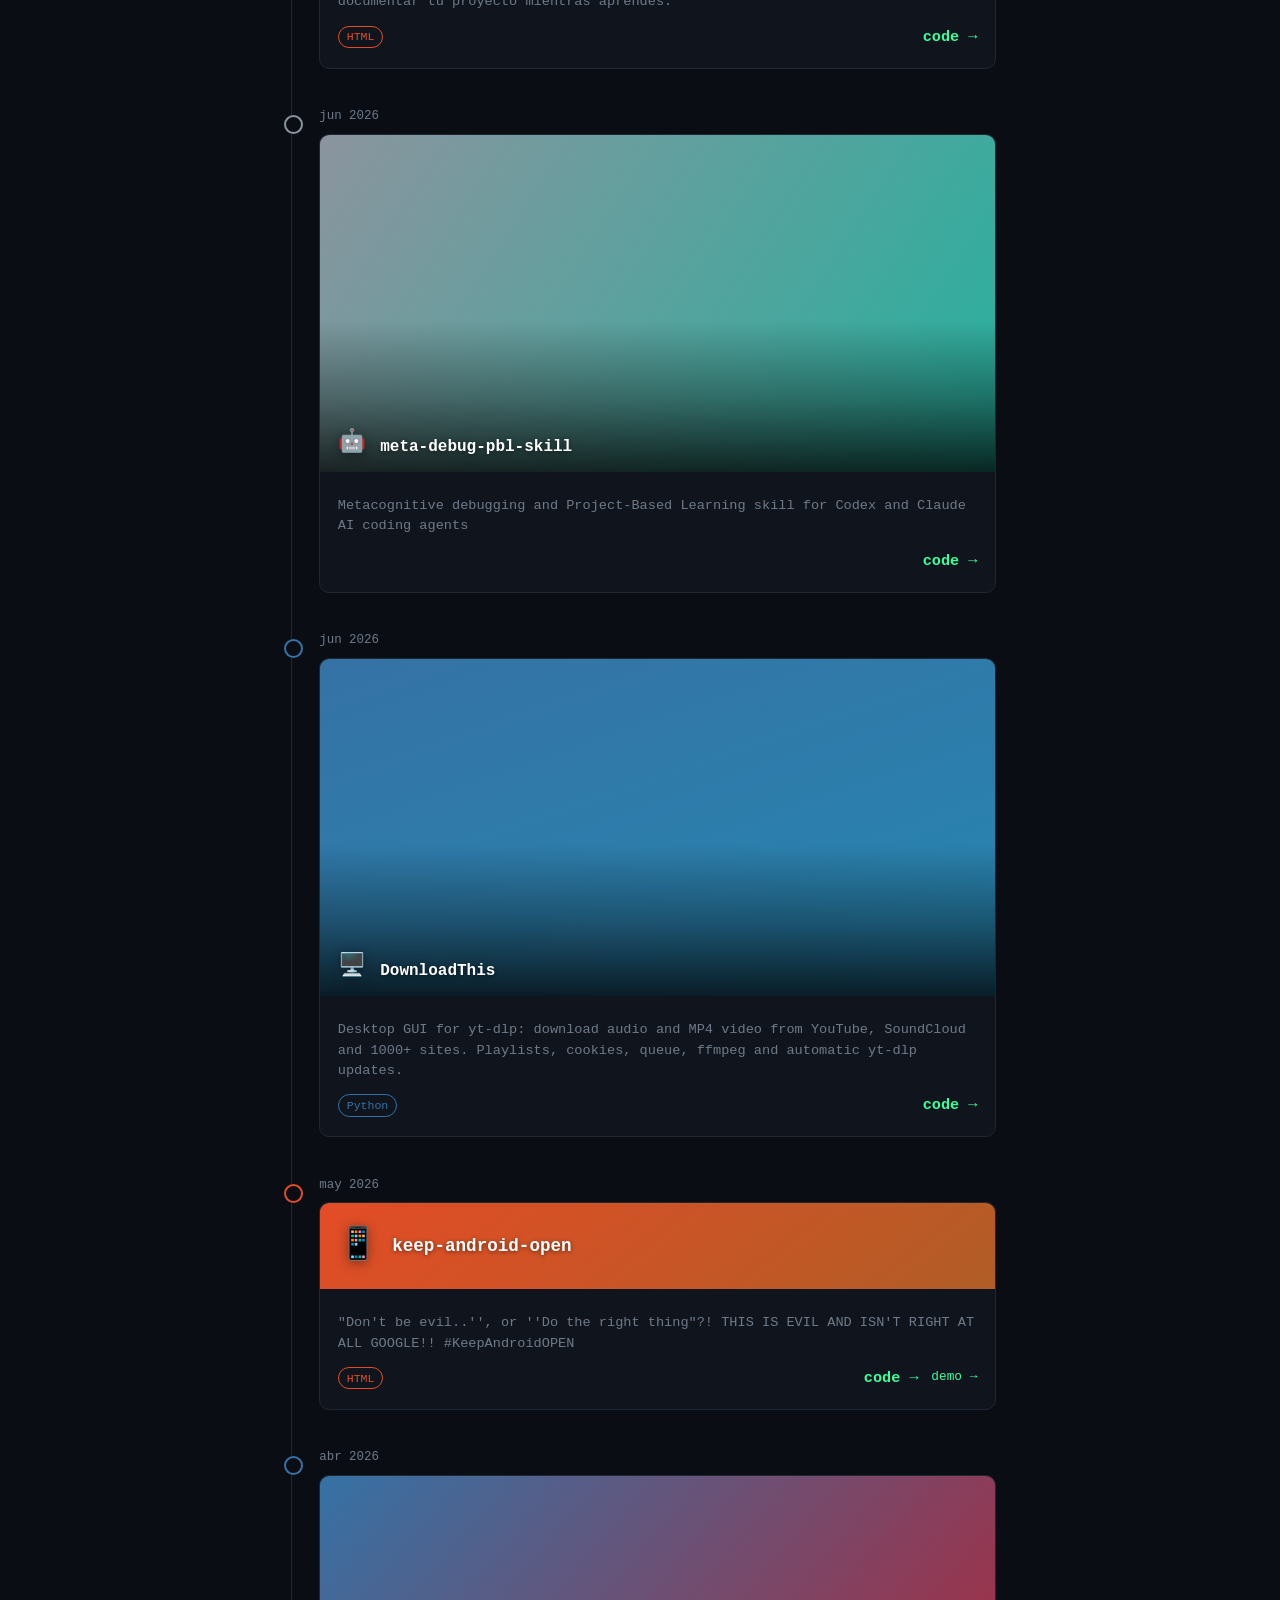
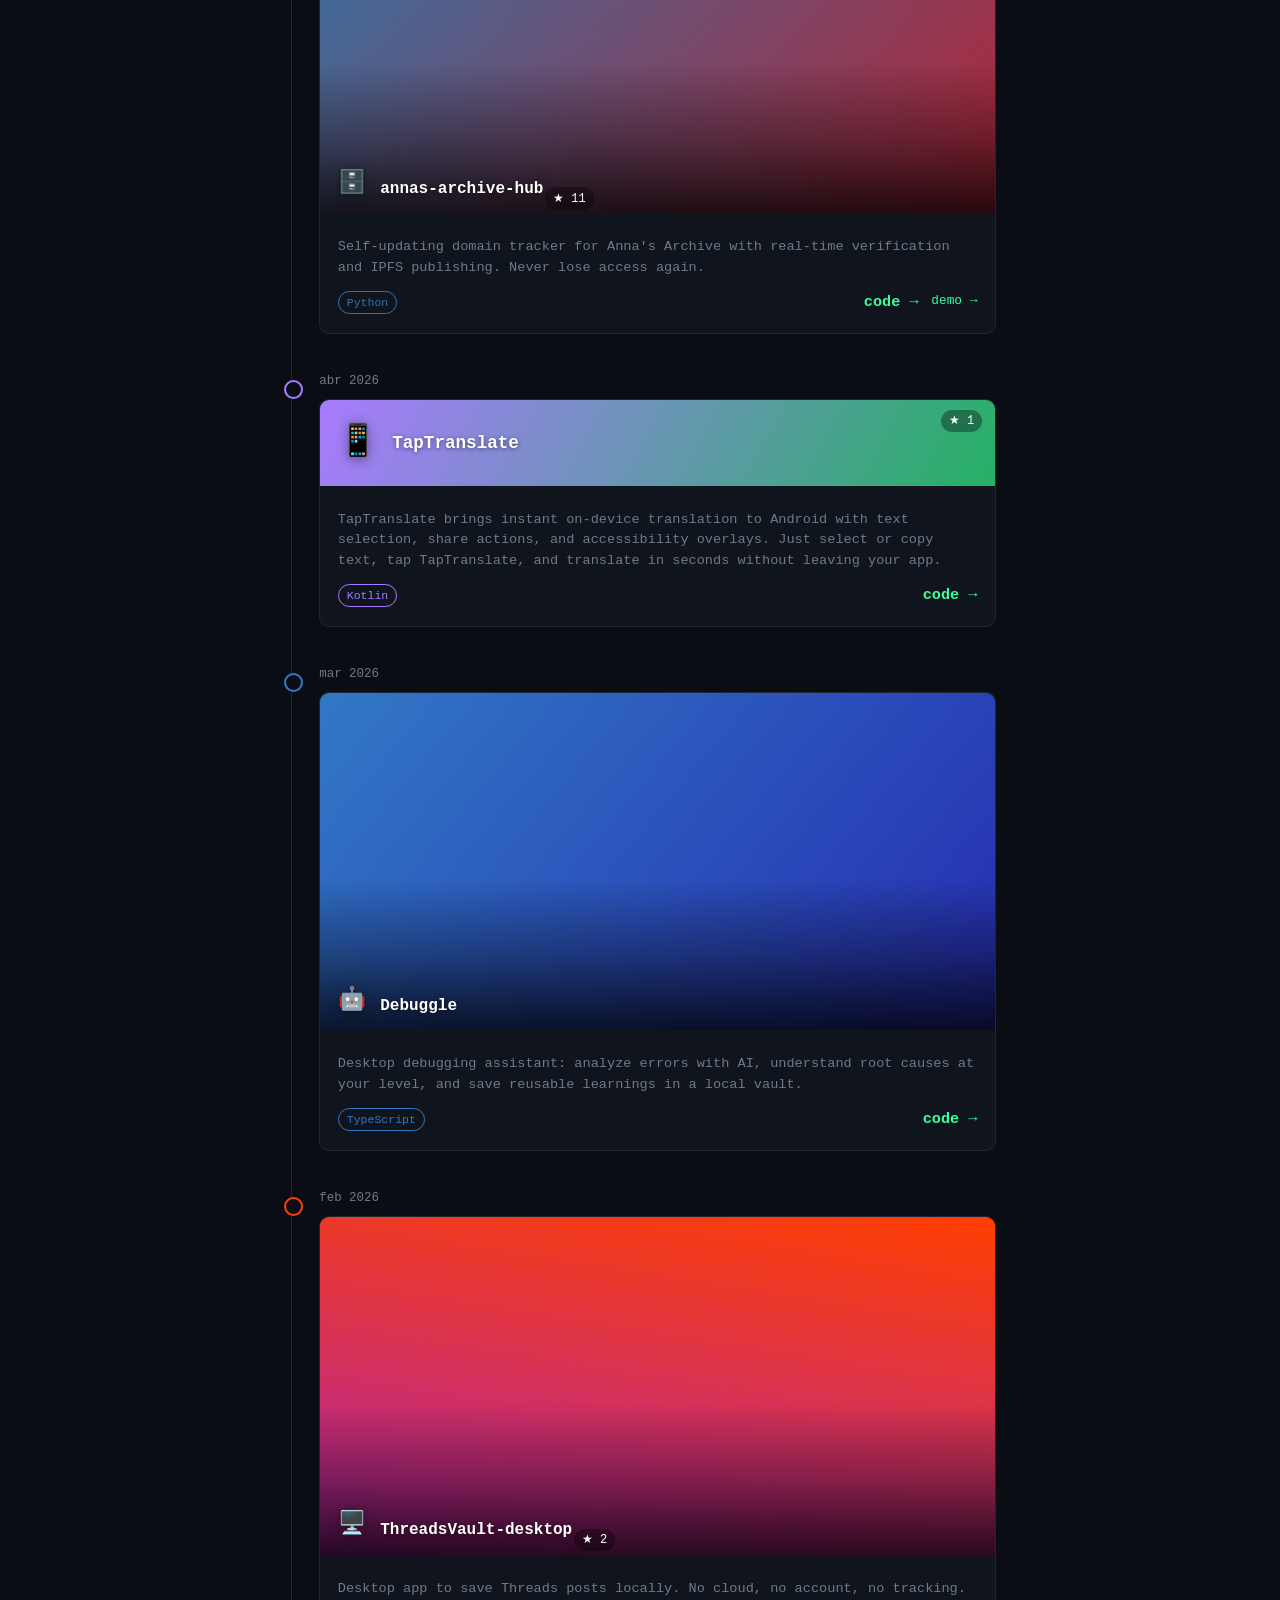
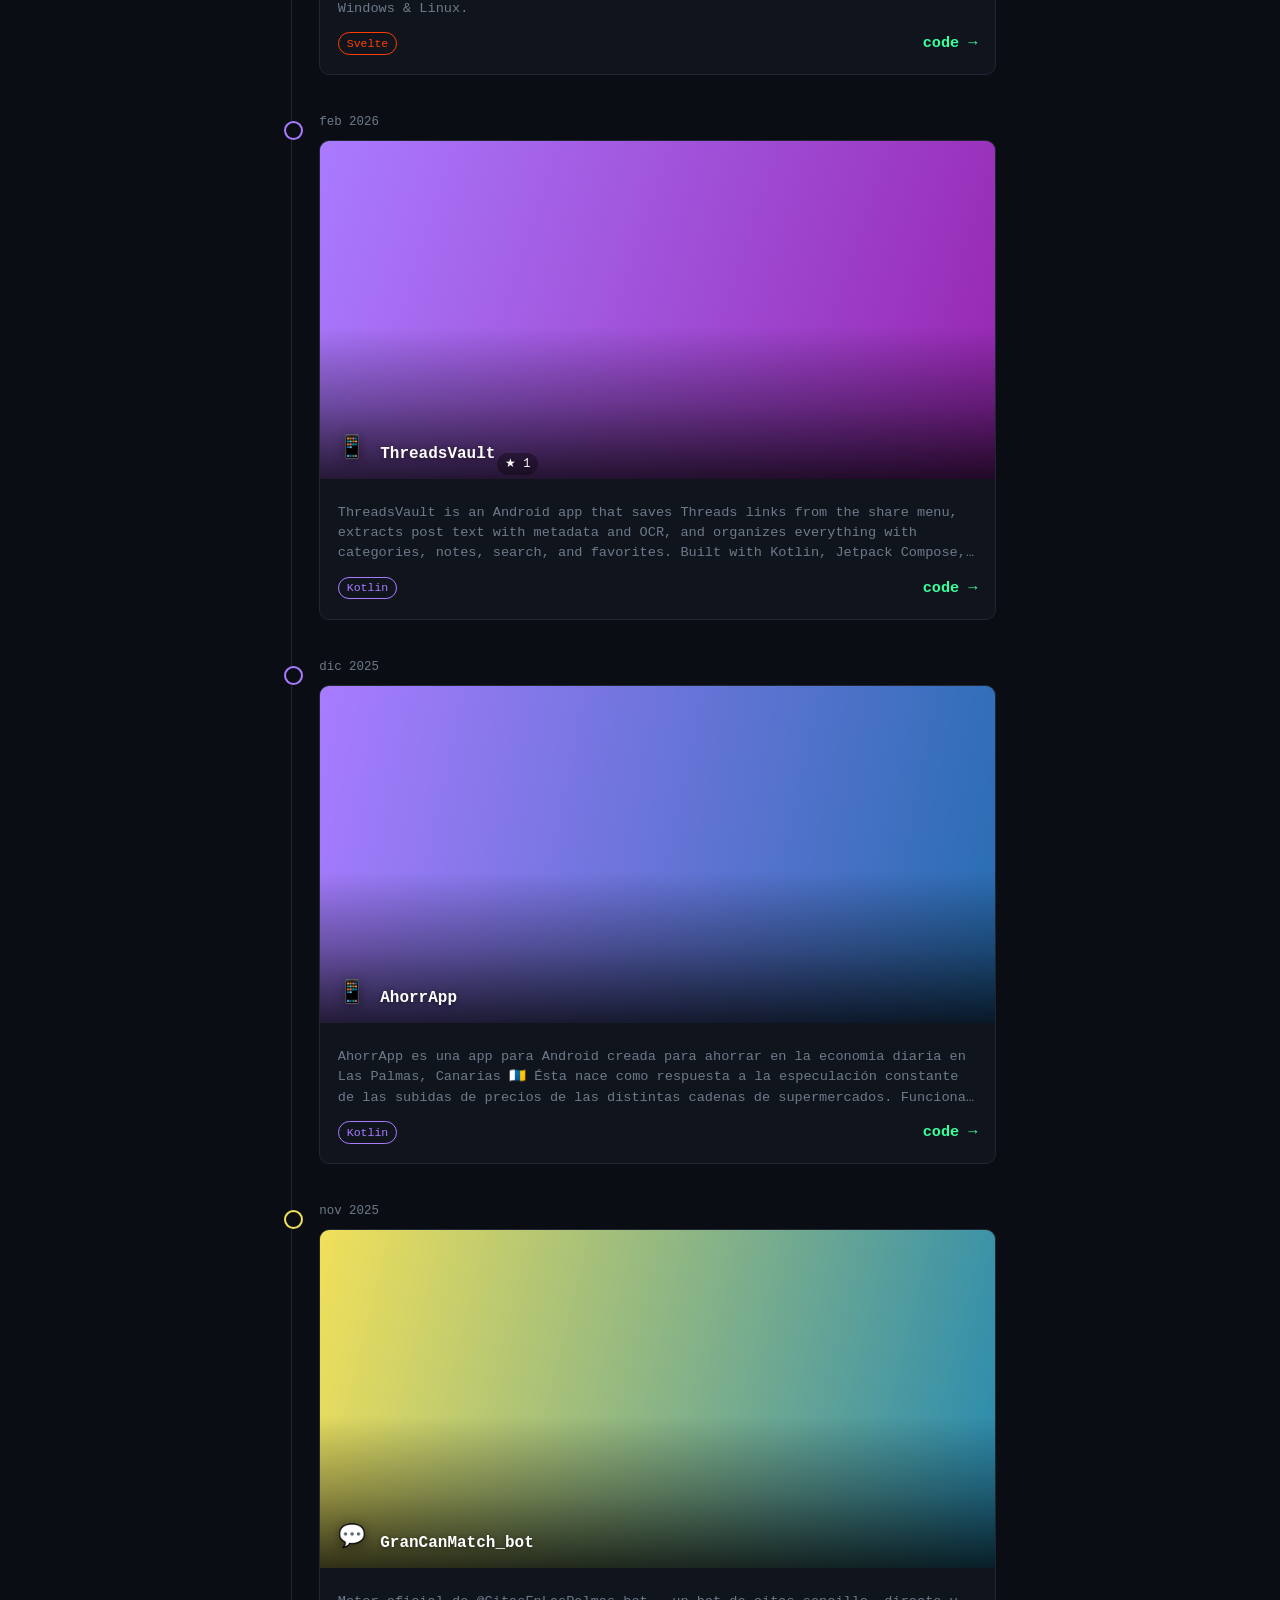
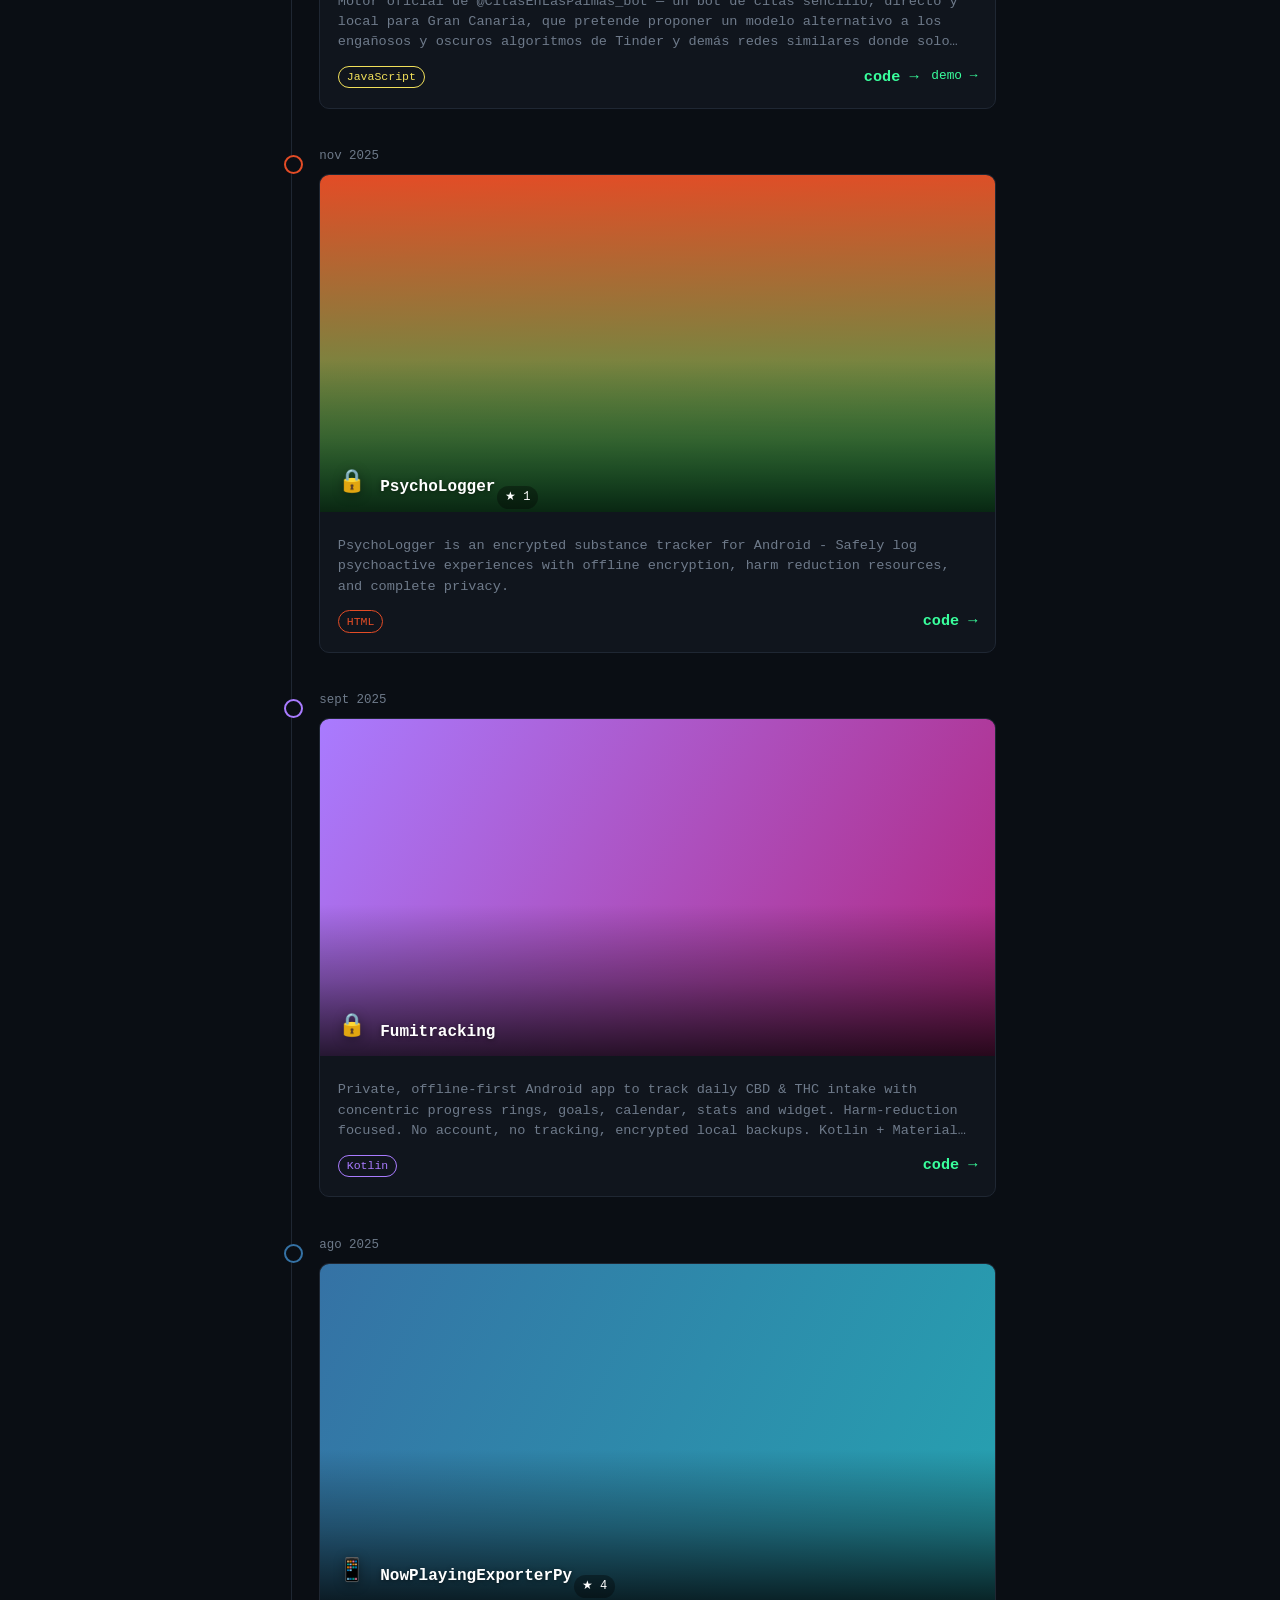
<file: d4vram369-hub/index.html>
<!doctype html>
<html lang="es">
<head>
<meta charset="utf-8" />
<meta name="viewport" content="width=device-width, initial-scale=1" />
<title>D4vRAM369 — portfolio</title>
<meta name="description" content="Proyectos públicos de D4vRAM369: apps Android offline-first, herramientas de privacidad, skills de IA y utilidades de escritorio." />
<link rel="icon" href="data:image/svg+xml,<svg xmlns=%22http://www.w3.org/2000/svg%22 viewBox=%220 0 100 100%22><text y=%22.9em%22 font-size=%2290%22>&#62;_</text></svg>" />
<link rel="stylesheet" href="style.css" />
</head>
<body>
<header class="hero">
  <div class="hero-inner">
    <div class="lang-switch" role="group" aria-label="Language">
      <button class="lang-btn" data-set-lang="es">ES</button>
      <button class="lang-btn" data-set-lang="en">EN</button>
    </div>
    <p class="prompt">visitor@d4vram369.github.io <span class="cursor">:~$</span></p>
    <h1>D4vRAM369<span class="blink">_</span></h1>
    <p class="tagline" data-i18n="tagline"></p>
    <div class="hero-links">
      <a href="https://github.com/D4vRAM369" target="_blank" rel="noopener">github.com/D4vRAM369</a>
    </div>
    <div class="hero-stats" id="hero-stats" aria-live="polite"></div>
    <div class="hero-actions">
      <a class="btn btn-coffee" href="https://www.buymeacoffee.com/D4vRAM369" target="_blank" rel="noopener">☕ <span data-i18n="coffee"></span></a>
      <a class="btn btn-ghost" href="https://telegram.me/D4vRAM369" target="_blank" rel="noopener">✈️ Telegram</a>
      <a class="btn btn-ghost" href="mailto:d4vram369@proton.me">✉️ Email</a>
    </div>
  </div>
</header>

<main>
  <div class="controls">
    <div class="filter-group" id="filters" role="group" aria-label="Filtrar por lenguaje"></div>
    <input id="search" type="search" data-i18n-placeholder="search" autocomplete="off" />
  </div>

  <ol class="timeline" id="timeline"></ol>
</main>

<footer>
  <p><span data-i18n="footer"></span> <span id="last-update"></span></p>
</footer>

<script src="data.js"></script>
<script src="i18n.js"></script>
<script src="app.js"></script>
</body>
</html>
</file>
<file: style.css>
:root {
  --bg: #0a0e14;
  --bg-raised: #10151d;
  --border: #1f2733;
  --text: #c9d1d9;
  --text-dim: #6e7a8a;
  --accent: #39ff9d;
  --accent-dim: #1d8a56;
  --mono: "SF Mono", "JetBrains Mono", "Fira Code", ui-monospace, Menlo, Consolas, monospace;
}

* { box-sizing: border-box; }

body {
  margin: 0;
  background: var(--bg);
  color: var(--text);
  font-family: var(--mono);
  line-height: 1.5;
}

a { color: var(--accent); text-decoration: none; }
a:hover { text-decoration: underline; }

/* Hero */
.hero {
  border-bottom: 1px solid var(--border);
  padding: 4rem 1.5rem 3rem;
  background:
    radial-gradient(circle at 15% 20%, rgba(57,255,157,0.06), transparent 40%),
    var(--bg);
}
.hero-inner { max-width: 760px; margin: 0 auto; position: relative; }

.lang-switch { position: absolute; top: 0; right: 0; display: flex; gap: 0.3rem; }
.lang-btn {
  background: var(--bg-raised); border: 1px solid var(--border); color: var(--text-dim);
  font-family: var(--mono); font-size: 0.72rem; padding: 0.25rem 0.55rem;
  border-radius: 6px; cursor: pointer;
}
.lang-btn.active { border-color: var(--accent); color: var(--accent); }

.hero-actions { display: flex; flex-wrap: wrap; gap: 0.6rem; margin-top: 1.4rem; }
.btn {
  display: inline-flex; align-items: center; gap: 0.4rem;
  font-family: var(--mono); font-size: 0.82rem; padding: 0.5rem 0.9rem;
  border-radius: 8px; border: 1px solid var(--border); text-decoration: none;
  transition: border-color .15s, transform .15s;
}
.btn:hover { transform: translateY(-1px); text-decoration: none; }
.btn-coffee { background: #ffdd57; color: #1a1300; border-color: #ffdd57; font-weight: 600; }
.btn-coffee:hover { background: #ffe67a; }
.btn-ghost { color: var(--text); background: var(--bg-raised); }
.btn-ghost:hover { border-color: var(--accent); color: var(--accent); }
.prompt { color: var(--text-dim); margin: 0 0 0.5rem; font-size: 0.9rem; }
.cursor { color: var(--accent); }
h1 {
  font-size: clamp(2rem, 6vw, 3.2rem);
  margin: 0 0 1rem;
  color: #fff;
  letter-spacing: -0.02em;
}
.blink { animation: blink 1.1s step-end infinite; color: var(--accent); }
@keyframes blink { 50% { opacity: 0; } }
.tagline { color: var(--text-dim); max-width: 48ch; margin: 0 0 1.5rem; }
.hero-links a { font-size: 0.95rem; }
.hero-stats {
  display: flex; gap: 1.5rem; margin-top: 1.5rem; flex-wrap: wrap;
  font-size: 0.85rem; color: var(--text-dim);
}
.hero-stats strong { color: var(--accent); font-size: 1.1rem; display: block; }

/* Controls */
main { max-width: 760px; margin: 0 auto; padding: 2.5rem 1.5rem 4rem; }
.controls {
  display: flex; flex-wrap: wrap; gap: 0.75rem; align-items: center;
  margin-bottom: 2.5rem;
}
.filter-group { display: flex; flex-wrap: wrap; gap: 0.4rem; }
.filter-btn {
  background: var(--bg-raised); border: 1px solid var(--border); color: var(--text-dim);
  font-family: var(--mono); font-size: 0.78rem; padding: 0.3rem 0.7rem;
  border-radius: 999px; cursor: pointer; transition: border-color .15s, color .15s;
}
.filter-btn:hover { border-color: var(--accent-dim); color: var(--text); }
.filter-btn.active { border-color: var(--accent); color: var(--accent); }
#search {
  margin-left: auto;
  background: var(--bg-raised); border: 1px solid var(--border); color: var(--text);
  font-family: var(--mono); font-size: 0.85rem; padding: 0.4rem 0.8rem;
  border-radius: 6px; min-width: 180px;
}
#search:focus { outline: none; border-color: var(--accent); }

/* Timeline */
.timeline { list-style: none; margin: 0; padding: 0; position: relative; }
.timeline::before {
  content: ""; position: absolute; left: 7px; top: 0.6rem; bottom: 0.6rem;
  width: 1px; background: var(--border);
}
.entry {
  position: relative; padding-left: 2.2rem; margin-bottom: 2.4rem;
}
.entry::before {
  content: ""; position: absolute; left: 0; top: 0.5rem; width: 15px; height: 15px;
  border-radius: 50%; background: var(--bg); border: 2px solid var(--entry-color, var(--accent-dim));
}
.entry-date { color: var(--text-dim); font-size: 0.78rem; margin-bottom: 0.5rem; }

.card {
  background: var(--bg-raised); border: 1px solid var(--border); border-radius: 10px;
  overflow: hidden; transition: border-color .15s, transform .15s;
}
.card:hover { border-color: var(--entry-color, var(--accent)); transform: translateY(-2px); }

.banner {
  height: 86px; position: relative; display: flex; align-items: center; gap: 0.9rem;
  padding: 0 1.1rem; overflow: hidden;
}
.banner-img {
  position: absolute; inset: 0; width: 100%; height: 100%; object-fit: cover;
  object-position: center;
}
/* Con imagen: se ve entera (2:1, como un social preview) y solo se oscurece
   la franja de abajo, donde van el icono y el nombre. */
.banner.has-image {
  height: auto; aspect-ratio: 2 / 1; align-items: flex-end; padding-bottom: 0.8rem;
}
.banner.has-image::after {
  content: ""; position: absolute; inset: 0;
  background: linear-gradient(0deg, rgba(0,0,0,.78) 0%, rgba(0,0,0,.35) 22%, rgba(0,0,0,0) 45%);
}
.banner.has-image .icon { font-size: 1.4rem; }
.banner.has-image .banner-name { font-size: 1rem; }
.banner.has-image .icon,
.banner.has-image .banner-name,
.banner.has-image .star-badge { position: relative; z-index: 1; }
.banner .icon { font-size: 2rem; filter: drop-shadow(0 2px 6px rgba(0,0,0,.4)); }
.banner .banner-name {
  font-weight: 700; font-size: 1.1rem; color: #fff; text-shadow: 0 1px 4px rgba(0,0,0,.5);
}
.banner .star-badge {
  position: absolute; top: 0.6rem; right: 0.8rem; font-size: 0.75rem;
  background: rgba(0,0,0,.35); padding: 0.15rem 0.5rem; border-radius: 999px; color: #fff;
}

.card-body { padding: 1rem 1.1rem 1.2rem; }
.card-body a.repo-link { font-weight: 600; font-size: 0.95rem; }
.desc {
  color: var(--text-dim); font-size: 0.85rem; margin: 0.5rem 0 0.8rem;
  display: -webkit-box; -webkit-line-clamp: 3; -webkit-box-orient: vertical; overflow: hidden;
}
.card-footer { display: flex; justify-content: space-between; align-items: center; gap: 0.6rem; flex-wrap: wrap; }
.lang-badge {
  font-size: 0.72rem; color: var(--entry-color); border: 1px solid var(--entry-color);
  padding: 0.1rem 0.5rem; border-radius: 999px;
}
.links { display: flex; gap: 0.8rem; font-size: 0.8rem; }

.empty { color: var(--text-dim); text-align: center; padding: 3rem 0; }

footer {
  text-align: center; color: var(--text-dim); font-size: 0.78rem;
  padding: 2rem 0 3rem; border-top: 1px solid var(--border);
}

@media (max-width: 480px) {
  .hero { padding: 3rem 1rem 2rem; }
  main { padding: 2rem 1rem 3rem; }
}
</file>
<file: d4vram369-hub/style.css>
:root {
  --bg: #0a0e14;
  --bg-raised: #10151d;
  --border: #1f2733;
  --text: #c9d1d9;
  --text-dim: #6e7a8a;
  --accent: #39ff9d;
  --accent-dim: #1d8a56;
  --mono: "SF Mono", "JetBrains Mono", "Fira Code", ui-monospace, Menlo, Consolas, monospace;
}

* { box-sizing: border-box; }

body {
  margin: 0;
  background: var(--bg);
  color: var(--text);
  font-family: var(--mono);
  line-height: 1.5;
}

a { color: var(--accent); text-decoration: none; }
a:hover { text-decoration: underline; }

/* Hero */
.hero {
  border-bottom: 1px solid var(--border);
  padding: 4rem 1.5rem 3rem;
  background:
    radial-gradient(circle at 15% 20%, rgba(57,255,157,0.06), transparent 40%),
    var(--bg);
}
.hero-inner { max-width: 760px; margin: 0 auto; position: relative; }

.lang-switch { position: absolute; top: 0; right: 0; display: flex; gap: 0.3rem; }
.lang-btn {
  background: var(--bg-raised); border: 1px solid var(--border); color: var(--text-dim);
  font-family: var(--mono); font-size: 0.72rem; padding: 0.25rem 0.55rem;
  border-radius: 6px; cursor: pointer;
}
.lang-btn.active { border-color: var(--accent); color: var(--accent); }

.hero-actions { display: flex; flex-wrap: wrap; gap: 0.6rem; margin-top: 1.4rem; }
.btn {
  display: inline-flex; align-items: center; gap: 0.4rem;
  font-family: var(--mono); font-size: 0.82rem; padding: 0.5rem 0.9rem;
  border-radius: 8px; border: 1px solid var(--border); text-decoration: none;
  transition: border-color .15s, transform .15s;
}
.btn:hover { transform: translateY(-1px); text-decoration: none; }
.btn-coffee { background: #ffdd57; color: #1a1300; border-color: #ffdd57; font-weight: 600; }
.btn-coffee:hover { background: #ffe67a; }
.btn-ghost { color: var(--text); background: var(--bg-raised); }
.btn-ghost:hover { border-color: var(--accent); color: var(--accent); }
.prompt { color: var(--text-dim); margin: 0 0 0.5rem; font-size: 0.9rem; }
.cursor { color: var(--accent); }
h1 {
  font-size: clamp(2rem, 6vw, 3.2rem);
  margin: 0 0 1rem;
  color: #fff;
  letter-spacing: -0.02em;
}
.blink { animation: blink 1.1s step-end infinite; color: var(--accent); }
@keyframes blink { 50% { opacity: 0; } }
.tagline { color: var(--text-dim); max-width: 48ch; margin: 0 0 1.5rem; }
.hero-links a { font-size: 0.95rem; }
.hero-stats {
  display: flex; gap: 1.5rem; margin-top: 1.5rem; flex-wrap: wrap;
  font-size: 0.85rem; color: var(--text-dim);
}
.hero-stats strong { color: var(--accent); font-size: 1.1rem; display: block; }

/* Controls */
main { max-width: 760px; margin: 0 auto; padding: 2.5rem 1.5rem 4rem; }
.controls {
  display: flex; flex-wrap: wrap; gap: 0.75rem; align-items: center;
  margin-bottom: 2.5rem;
}
.filter-group { display: flex; flex-wrap: wrap; gap: 0.4rem; }
.filter-btn {
  background: var(--bg-raised); border: 1px solid var(--border); color: var(--text-dim);
  font-family: var(--mono); font-size: 0.78rem; padding: 0.3rem 0.7rem;
  border-radius: 999px; cursor: pointer; transition: border-color .15s, color .15s;
}
.filter-btn:hover { border-color: var(--accent-dim); color: var(--text); }
.filter-btn.active { border-color: var(--accent); color: var(--accent); }
#search {
  margin-left: auto;
  background: var(--bg-raised); border: 1px solid var(--border); color: var(--text);
  font-family: var(--mono); font-size: 0.85rem; padding: 0.4rem 0.8rem;
  border-radius: 6px; min-width: 180px;
}
#search:focus { outline: none; border-color: var(--accent); }

/* Timeline */
.timeline { list-style: none; margin: 0; padding: 0; position: relative; }
.timeline::before {
  content: ""; position: absolute; left: 7px; top: 0.6rem; bottom: 0.6rem;
  width: 1px; background: var(--border);
}
.entry {
  position: relative; padding-left: 2.2rem; margin-bottom: 2.4rem;
}
.entry::before {
  content: ""; position: absolute; left: 0; top: 0.5rem; width: 15px; height: 15px;
  border-radius: 50%; background: var(--bg); border: 2px solid var(--entry-color, var(--accent-dim));
}
.entry-date { color: var(--text-dim); font-size: 0.78rem; margin-bottom: 0.5rem; }

.card {
  background: var(--bg-raised); border: 1px solid var(--border); border-radius: 10px;
  overflow: hidden; transition: border-color .15s, transform .15s;
}
.card:hover { border-color: var(--entry-color, var(--accent)); transform: translateY(-2px); }

.banner {
  height: 86px; position: relative; display: flex; align-items: center; gap: 0.9rem;
  padding: 0 1.1rem; overflow: hidden;
}
.banner-img {
  position: absolute; inset: 0; width: 100%; height: 100%; object-fit: cover;
  object-position: center;
}
/* Con imagen: se ve entera (2:1, como un social preview) y solo se oscurece
   la franja de abajo, donde van el icono y el nombre. */
.banner.has-image {
  height: auto; aspect-ratio: 2 / 1; align-items: flex-end; padding-bottom: 0.8rem;
}
.banner.has-image::after {
  content: ""; position: absolute; inset: 0;
  background: linear-gradient(0deg, rgba(0,0,0,.78) 0%, rgba(0,0,0,.35) 22%, rgba(0,0,0,0) 45%);
}
.banner.has-image .icon { font-size: 1.4rem; }
.banner.has-image .banner-name { font-size: 1rem; }
.banner.has-image .icon,
.banner.has-image .banner-name,
.banner.has-image .star-badge { position: relative; z-index: 1; }
.banner .icon { font-size: 2rem; filter: drop-shadow(0 2px 6px rgba(0,0,0,.4)); }
.banner .banner-name {
  font-weight: 700; font-size: 1.1rem; color: #fff; text-shadow: 0 1px 4px rgba(0,0,0,.5);
}
.banner .star-badge {
  position: absolute; top: 0.6rem; right: 0.8rem; font-size: 0.75rem;
  background: rgba(0,0,0,.35); padding: 0.15rem 0.5rem; border-radius: 999px; color: #fff;
}

.card-body { padding: 1rem 1.1rem 1.2rem; }
.card-body a.repo-link { font-weight: 600; font-size: 0.95rem; }
.desc {
  color: var(--text-dim); font-size: 0.85rem; margin: 0.5rem 0 0.8rem;
  display: -webkit-box; -webkit-line-clamp: 3; -webkit-box-orient: vertical; overflow: hidden;
}
.card-footer { display: flex; justify-content: space-between; align-items: center; gap: 0.6rem; flex-wrap: wrap; }
.lang-badge {
  font-size: 0.72rem; color: var(--entry-color); border: 1px solid var(--entry-color);
  padding: 0.1rem 0.5rem; border-radius: 999px;
}
.links { display: flex; gap: 0.8rem; font-size: 0.8rem; }

.empty { color: var(--text-dim); text-align: center; padding: 3rem 0; }

footer {
  text-align: center; color: var(--text-dim); font-size: 0.78rem;
  padding: 2rem 0 3rem; border-top: 1px solid var(--border);
}

@media (max-width: 480px) {
  .hero { padding: 3rem 1rem 2rem; }
  main { padding: 2rem 1rem 3rem; }
}
</file>
